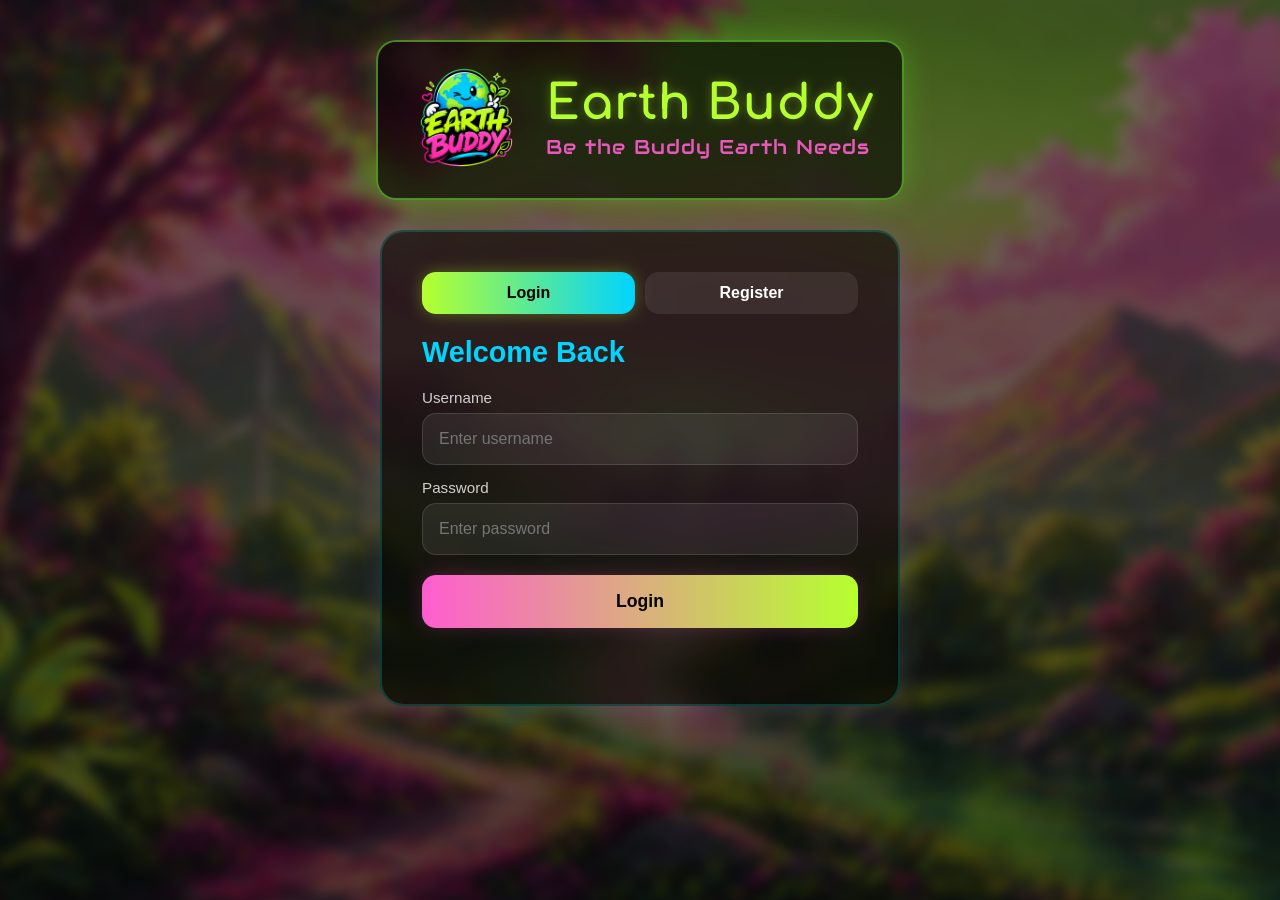
<file: frontend2.0/index.html>
<!DOCTYPE html>
<html lang="en">
<head>
  <meta charset="UTF-8" />
  <meta name="viewport" content="width=device-width, initial-scale=1.0" />
  <title>Earth Buddy | Login</title>
  <link rel="icon" href="images/earth buddy logo2.png" type="image/png" />
  <link href="https://fonts.googleapis.com/css2?family=Comfortaa:wght@400;600;700&display=swap" rel="stylesheet">
  <link href="https://fonts.googleapis.com/css2?family=Audiowide&display=swap" rel="stylesheet">
  <link rel="stylesheet" href="style.css" />
</head>
<body>
  <div class="bg-overlay"></div>

  <main class="container">
    <header class="brand-header">
      <img src="images/earth buddy logo2.png" alt="Earth Buddy Logo" class="logo" />
      <div>
        <h1 class="app-name">Earth Buddy</h1>
        <p class="tagline">Be the Buddy Earth Needs</p>
      </div>
    </header>

    <section class="auth-card">
      <div class="auth-tabs">
        <button class="tab-btn active" id="loginTab">Login</button>
        <button class="tab-btn" id="registerTab">Register</button>
      </div>

      <form id="loginForm" class="auth-form">
        <h2>Welcome Back</h2>
        <div class="input-group">
          <label for="loginUsername">Username</label>
          <input type="text" id="loginUsername" placeholder="Enter username" required />
        </div>

        <div class="input-group">
          <label for="loginPassword">Password</label>
          <input type="password" id="loginPassword" placeholder="Enter password" required />
        </div>

        <button type="submit" class="primary-btn">Login</button>
        <p id="loginMessage" class="message"></p>
      </form>

      <form id="registerForm" class="auth-form hidden">
        <h2>Create Account</h2>

<div class="input-group">
          <label for="registerEmail">Email</label>
          <input type="email" id="registerEmail" placeholder="Enter your email" required />
        </div>

        <div class="input-group">
          <label for="registerName">Name</label>
          <input type="text" id="registerName" placeholder="Enter your name" required />
        </div>

        

        <div class="input-group">
          <label for="registerUsername">Username</label>
          <input type="text" id="registerUsername" placeholder="Choose a username" required />
        </div>

        <div class="input-group">
          <label for="registerPassword">Password</label>
          <input type="password" id="registerPassword" placeholder="Create a password" required />
        </div>

        <button type="submit" class="primary-btn">Register</button>
        <p id="registerMessage" class="message"></p>
      </form>
    </section>
  </main>

  <script src="script.js"></script>
</body>
</html>
</file>
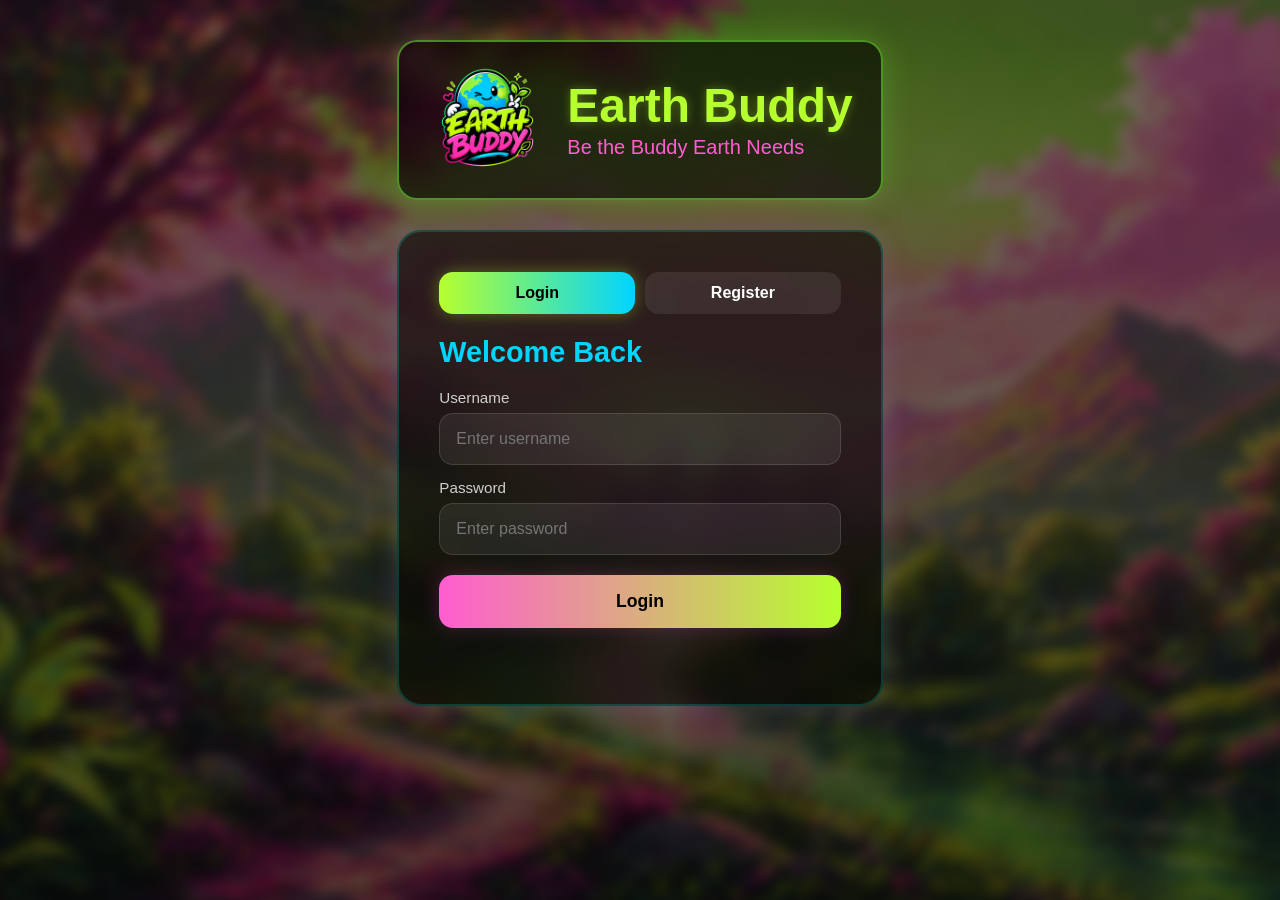
<file: routes/front end/index.html>
<!DOCTYPE html>
<html lang="en">
<head>
  <meta charset="UTF-8" />
  <meta name="viewport" content="width=device-width, initial-scale=1.0" />
  <title>Earth Buddy | Login</title>
  <link rel="stylesheet" href="style.css" />
</head>
<body>
  <div class="bg-overlay"></div>

  <main class="container">
    <header class="brand-header">
      <img src="images/earth buddy logo2.png" alt="Earth Buddy Logo" class="logo" />
      <div>
        <h1>Earth Buddy</h1>
        <p>Be the Buddy Earth Needs</p>
      </div>
    </header>

    <section class="auth-card">
      <div class="auth-tabs">
        <button class="tab-btn active" id="loginTab">Login</button>
        <button class="tab-btn" id="registerTab">Register</button>
      </div>

      <form id="loginForm" class="auth-form">
        <h2>Welcome Back</h2>
        <div class="input-group">
          <label for="loginUsername">Username</label>
          <input type="text" id="loginUsername" placeholder="Enter username" required />
        </div>

        <div class="input-group">
          <label for="loginPassword">Password</label>
          <input type="password" id="loginPassword" placeholder="Enter password" required />
        </div>

        <button type="submit" class="primary-btn">Login</button>
        <p id="loginMessage" class="message"></p>
      </form>

      <form id="registerForm" class="auth-form hidden">
        <h2>Create Account</h2>

<div class="input-group">
          <label for="registerEmail">Email</label>
          <input type="email" id="registerEmail" placeholder="Enter your email" required />
        </div>

        <div class="input-group">
          <label for="registerName">Name</label>
          <input type="text" id="registerName" placeholder="Enter your name" required />
        </div>

        

        <div class="input-group">
          <label for="registerUsername">Username</label>
          <input type="text" id="registerUsername" placeholder="Choose a username" required />
        </div>

        <div class="input-group">
          <label for="registerPassword">Password</label>
          <input type="password" id="registerPassword" placeholder="Create a password" required />
        </div>

        <button type="submit" class="primary-btn">Register</button>
        <p id="registerMessage" class="message"></p>
      </form>
    </section>
  </main>

  <script src="script.js"></script>
</body>
</html>
</file>
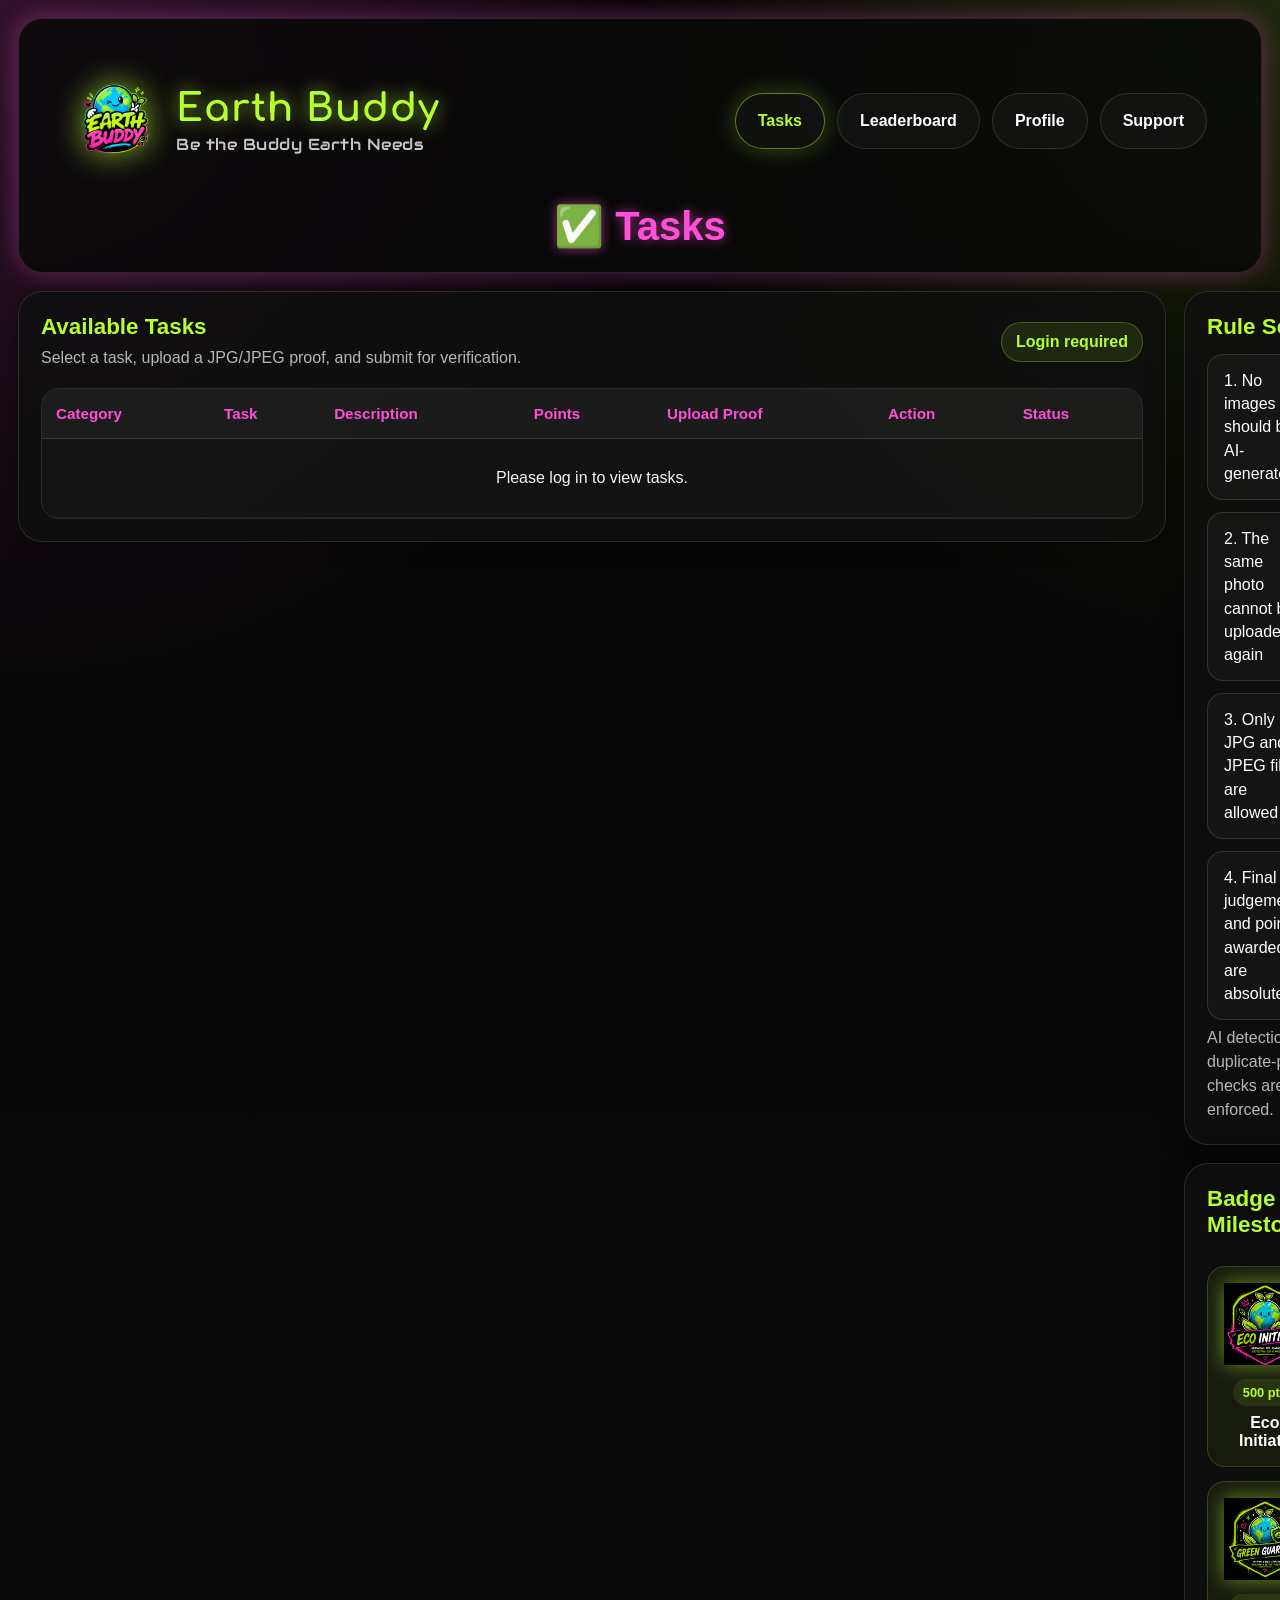
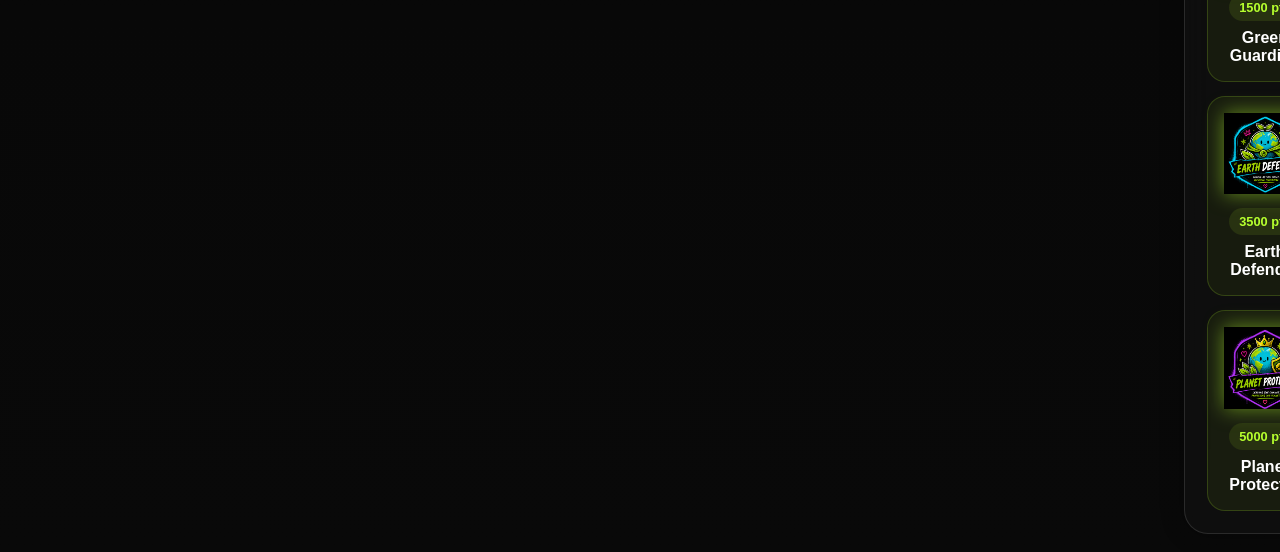
<file: frontend2.0/dashboard.html>
<!DOCTYPE html>
<html lang="en">
<head>
  <meta charset="UTF-8" />
  <meta name="viewport" content="width=device-width, initial-scale=1.0" />
  <title>Earth Buddy | Tasks</title>

  <link href="https://fonts.googleapis.com/css2?family=Comfortaa:wght@400;600;700&display=swap" rel="stylesheet">
  <link href="https://fonts.googleapis.com/css2?family=Audiowide&display=swap" rel="stylesheet">
  <link rel="stylesheet" href="dashboard.css" />
</head>
<body>
  <div class="page-shell">
    <header class="top-header">
      <div class="header-top">
        <div class="brand-section">
          <img src="images/earth buddy logo2.png" class="logo" alt="Earth Buddy Logo" />
          <div class="brand-text">
            <h1 class="app-name">Earth Buddy</h1>
            <p class="tagline">Be the Buddy Earth Needs</p>
          </div>
        </div>

        <nav class="top-nav">
          <a href="dashboard.html" class="active">Tasks</a>
          <a href="leaderboard.html">Leaderboard</a>
          <a href="profile.html">Profile</a>
          <a href="support.html">Support</a>
        </nav>
      </div>

      <div class="header-bottom">
        <h2>✅ Tasks</h2>
      </div>
    </header>

    <main class="dashboard-grid">
      <section class="task-table-card">
        <div class="section-head">
          <div>
            <h3>Available Tasks</h3>
            <p>Select a task, upload a JPG/JPEG proof, and submit for verification.</p>
          </div>
          <div class="small-pill" id="taskCount">0 tasks</div>
        </div>

        <div class="table-wrap">
          <table class="task-table">
            <thead>
              <tr>
                <th>Category</th>
                <th>Task</th>
                <th>Description</th>
                <th>Points</th>
                <th>Upload Proof</th>
                <th>Action</th>
                <th>Status</th>
              </tr>
            </thead>
            <tbody id="tasksBody">
              <tr>
                <td colspan="7" class="loading-cell">Loading tasks...</td>
              </tr>
            </tbody>
          </table>
        </div>
      </section>

      <aside class="side-column">
        <section class="info-card">
          <h3>Rule Set</h3>
          <div class="rule-list">
            <div class="rule-item">1. No images should be AI-generated</div>
            <div class="rule-item">2. The same photo cannot be uploaded again</div>
            <div class="rule-item">3. Only JPG and JPEG files are allowed</div>
            <div class="rule-item">4. Final judgement and points awarded are absolute</div>
          </div>
          <p class="note">
            AI detection and duplicate-photo checks are enforced.
          </p>
        </section>

        <section class="info-card">
          <h3>Badge Milestones</h3>
          <div class="badge-grid">
           <div class="badge-grid">

  <div class="badge-card">
    <img src="images/eco-initiate.png" class="badge-img" />
    <span class="badge-points">500 pts</span>
    <strong>Eco Initiate  </strong>
  </div>

  <div class="badge-card">
    <img src="images/green-guardian.png" class="badge-img" />
    <span class="badge-points">1500 pts</span>
    <strong>Green Guardian</strong>
  </div>

  <div class="badge-card">
    <img src="images/earth-defender.png" class="badge-img" />
    <span class="badge-points">3500 pts</span>
    <strong>Earth Defender</strong>
  </div>

  <div class="badge-card">
    <img src="images/planet-protector.png" class="badge-img" />
    <span class="badge-points">5000 pts</span>
    <strong>Planet Protector</strong>
  </div>

</div>
          </div>
        </section>
      </aside>
    </main>
  </div>

  <script src="dashboard.js"></script>
</body>
</html>
</file>
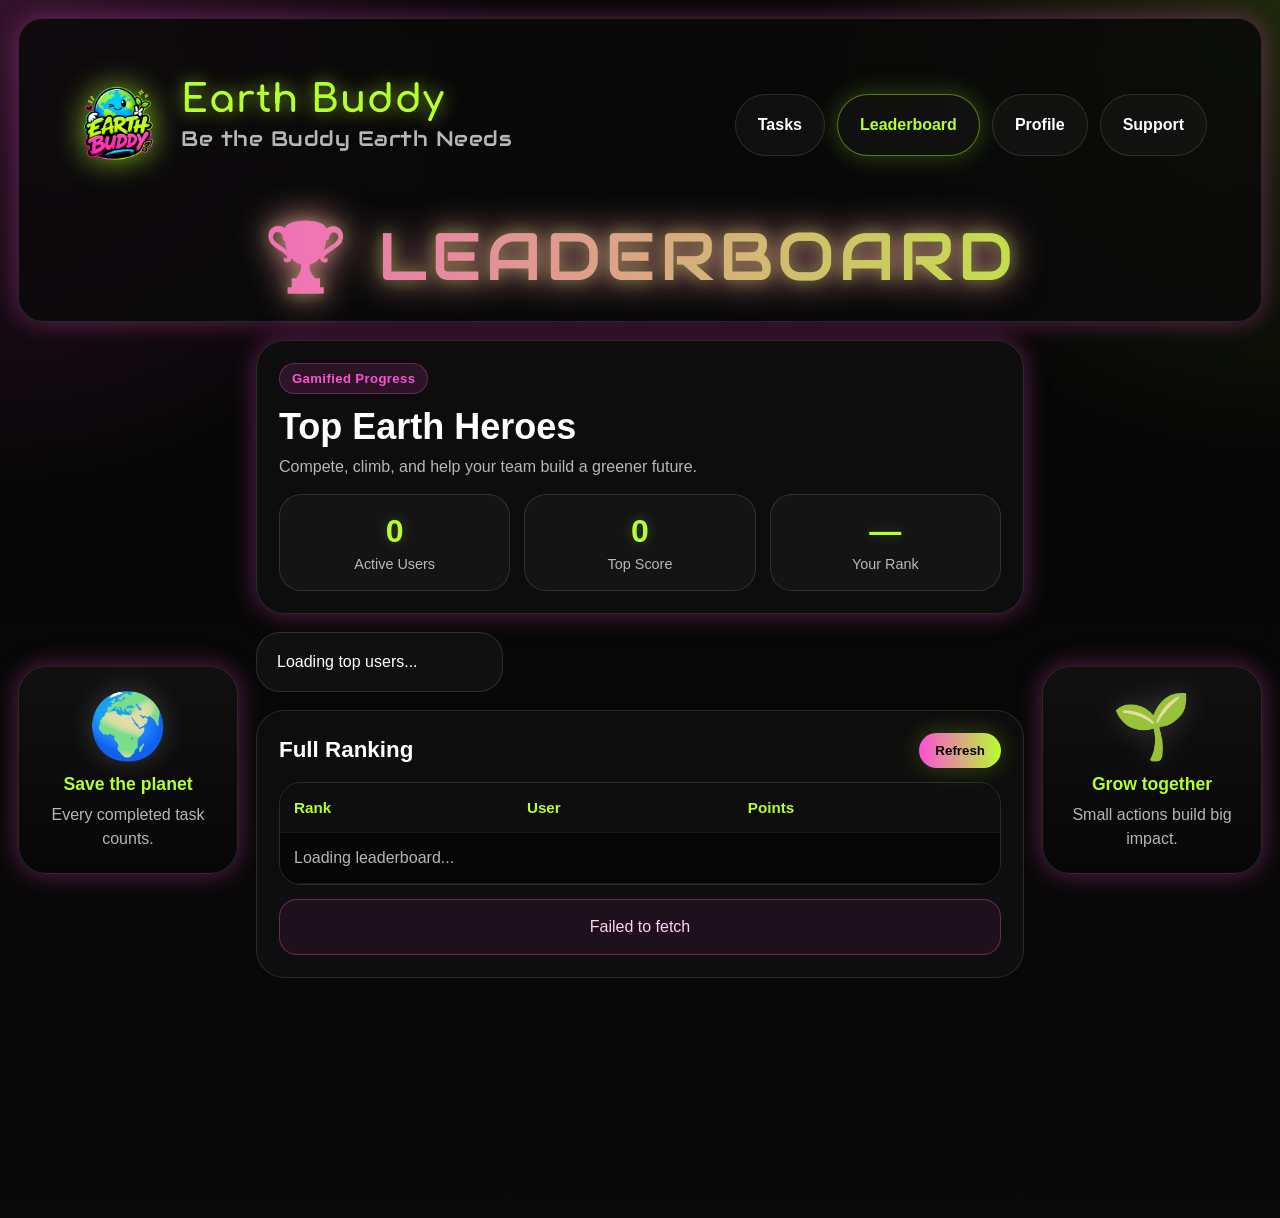
<file: frontend2.0/leaderboard.html>
<!DOCTYPE html>
<html lang="en">
<head>
  <meta charset="UTF-8" />
  <meta name="viewport" content="width=device-width, initial-scale=1.0" />
  <title>Earth Buddy | Leaderboard</title>
  <link rel="icon" href="images/earth buddy logo2.png" type="image/png" />
  <link href="https://fonts.googleapis.com/css2?family=Comfortaa:wght@400;600;700&display=swap" rel="stylesheet">
  <link href="https://fonts.googleapis.com/css2?family=Audiowide&display=swap" rel="stylesheet">
  <link rel="stylesheet" href="leaderboard.css" />
</head>
<body>
  <div class="page-shell">
    <header class="top-header">

  <!-- 🔝 ROW 1 -->
  <div class="header-top">
    <div class="brand-section">
      <img src="images/earth buddy logo2.png" class="logo" />
      <div class="brand-text">
        <h1 class="app-name">Earth Buddy</h1>
        <p class="tagline"> Be the Buddy Earth Needs </p>
      </div>
    </div>

    <nav class="top-nav">
      <a href="tasks.html">Tasks</a>
      <a href="leaderboard.html" class="active">Leaderboard</a>
      <a href="profile.html">Profile</a>
      <a href="support.html">Support</a>
    </nav>
  </div>

  <!-- 🔻 ROW 2 -->
  <div class="header-bottom">
    <h2>🏆 Leaderboard</h2>
  </div>

</header>

    <main class="leaderboard-layout">
      <aside class="side-visual left-visual">
        <div class="earth-card">
          <div class="earth-face">🌍</div>
          <h3>Save the planet</h3>
          <p>Every completed task counts.</p>
        </div>
      </aside>

      <section class="content-area">
        <section class="hero-panel">
          <div class="hero-copy">
            <span class="badge">Gamified Progress</span>
            <h2>Top Earth Heroes</h2>
            <p>Compete, climb, and help your team build a greener future.</p>
          </div>

          <div class="stats-row">
            <div class="stat-box">
              <span id="totalUsers">0</span>
              <label>Active Users</label>
            </div>
            <div class="stat-box">
              <span id="topScore">0</span>
              <label>Top Score</label>
            </div>
            <div class="stat-box">
              <span id="yourRank">—</span>
              <label>Your Rank</label>
            </div>
          </div>
        </section>

        <section class="top-three-section">
          <div class="top-three-grid" id="topThreeCards">
            <div class="loading-card">Loading top users...</div>
          </div>
        </section>

        <section class="table-section">
          <div class="section-heading">
            <h3>Full Ranking</h3>
            <button id="refreshBtn" class="refresh-btn">Refresh</button>
          </div>

          <div class="table-wrap">
            <table class="leaderboard-table">
              <thead>
                <tr>
                  <th>Rank</th>
                  <th>User</th>
                  <th>Points</th>
                </tr>
              </thead>
              <tbody id="leaderboardBody">
                <tr>
                  <td colspan="3" class="loading-row">Loading leaderboard...</td>
                </tr>
              </tbody>
            </table>
          </div>

          <div id="errorBox" class="error-box hidden"></div>
        </section>
      </section>

      <aside class="side-visual right-visual">
        <div class="earth-card">
          <div class="earth-face">🌱</div>
          <h3>Grow together</h3>
          <p>Small actions build big impact.</p>
        </div>
      </aside>
    </main>
  </div>

  <script src="leaderboard.js"></script>
</body>
</html>
</file>
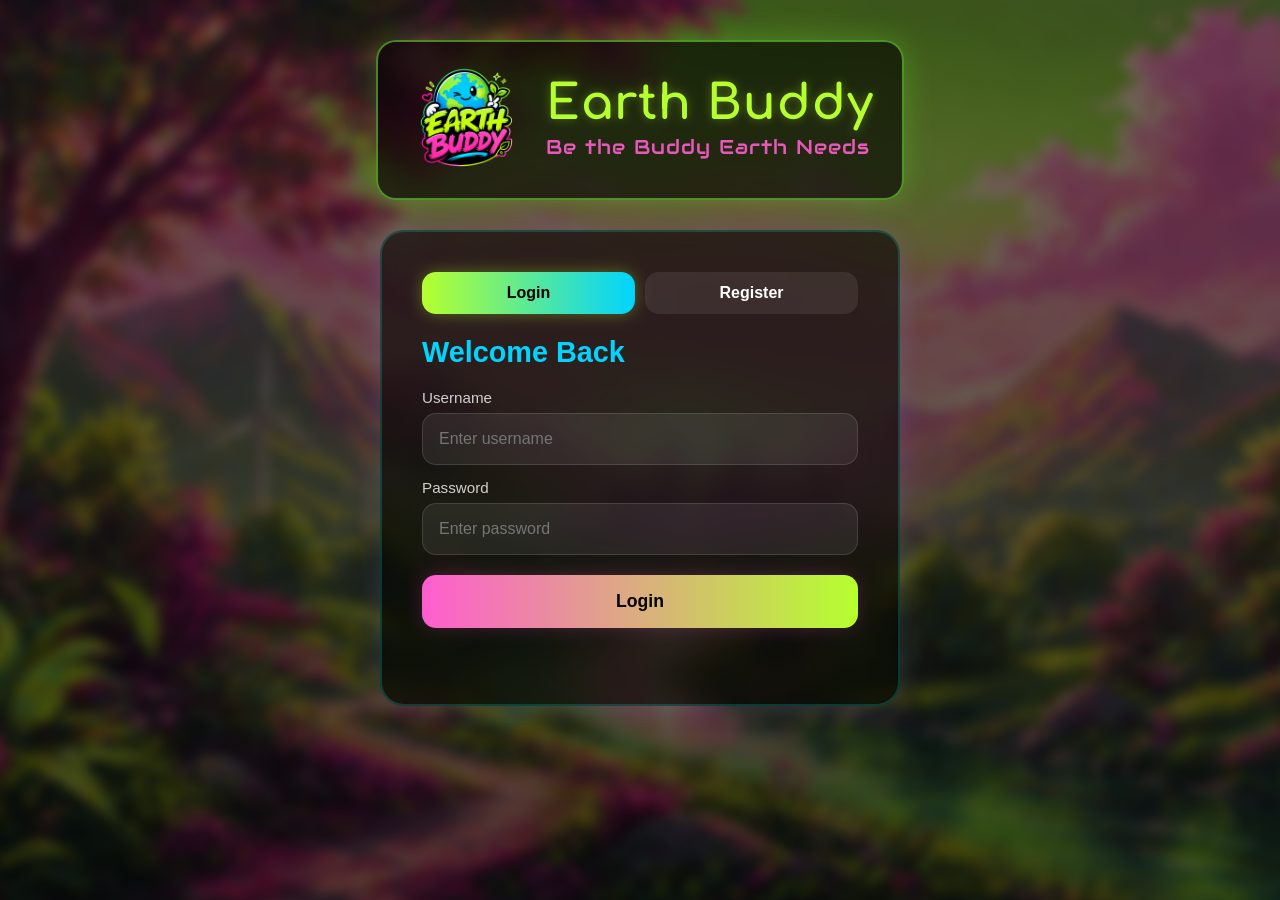
<file: frontend2.0/profile.html>
<!DOCTYPE html>
<html lang="en">
<head>
  <meta charset="UTF-8" />
  <meta name="viewport" content="width=device-width, initial-scale=1.0" />
  <title>Earth Buddy | Profile</title>
  <link rel="icon" href="images/earth buddy logo2.png" type="image/png" />
  <link href="https://fonts.googleapis.com/css2?family=Comfortaa:wght@400;600;700&display=swap" rel="stylesheet">
  <link href="https://fonts.googleapis.com/css2?family=Audiowide&display=swap" rel="stylesheet">
  <link rel="stylesheet" href="profile.css" />
</head>
<body>
  <div class="page-shell">
    <header class="top-header">

  <!-- 🔝 ROW 1 -->
  <div class="header-top">
    <div class="brand-section">
      <img src="images/earth buddy logo2.png" class="logo" />
      <div class="brand-text">
        <h1 class="app-name">Earth Buddy</h1>
        <p class="tagline"> Be the Buddy Earth Needs </p>
      </div>
    </div>

    <nav class="top-nav">
      <a href="tasks.html">Tasks</a>
      <a href="leaderboard.html" >Leaderboard</a>
      <a href="profile.html" class="active">Profile</a>
      <a href="support.html">Support</a>
    </nav>
  </div>

  <!-- 🔻 ROW 2 -->
  <div class="header-bottom">
    <h2> My Profile</h2>
  </div>

</header>

  <!-- PROFILE SECTION -->
  <section class="profile-container">

    <div class="profile-card">
      <h2 id="name"></h2>
      <p id="username"></p>
      <p id="email"></p>

      <div class="stats">
        <div class="stat-box">
          <h3 id="points">0</h3>
          <p>Total Points</p>
        </div>
      </div>
    </div>

    
    <div class="badges-card">
      <h3>🏆 Badges</h3>
      <div id="badgesList"></div>
    </div>


    
    <div class="tasks-card">
      <h3>📜 Completed Tasks</h3>
      <div id="tasksList"></div>
    </div>

    <!-- LOGOUT -->
    <button class="logout-btn" onclick="logout()">Logout</button>

  </section>

  <script src="profile.js"></script>
</body>
</html>
</file>
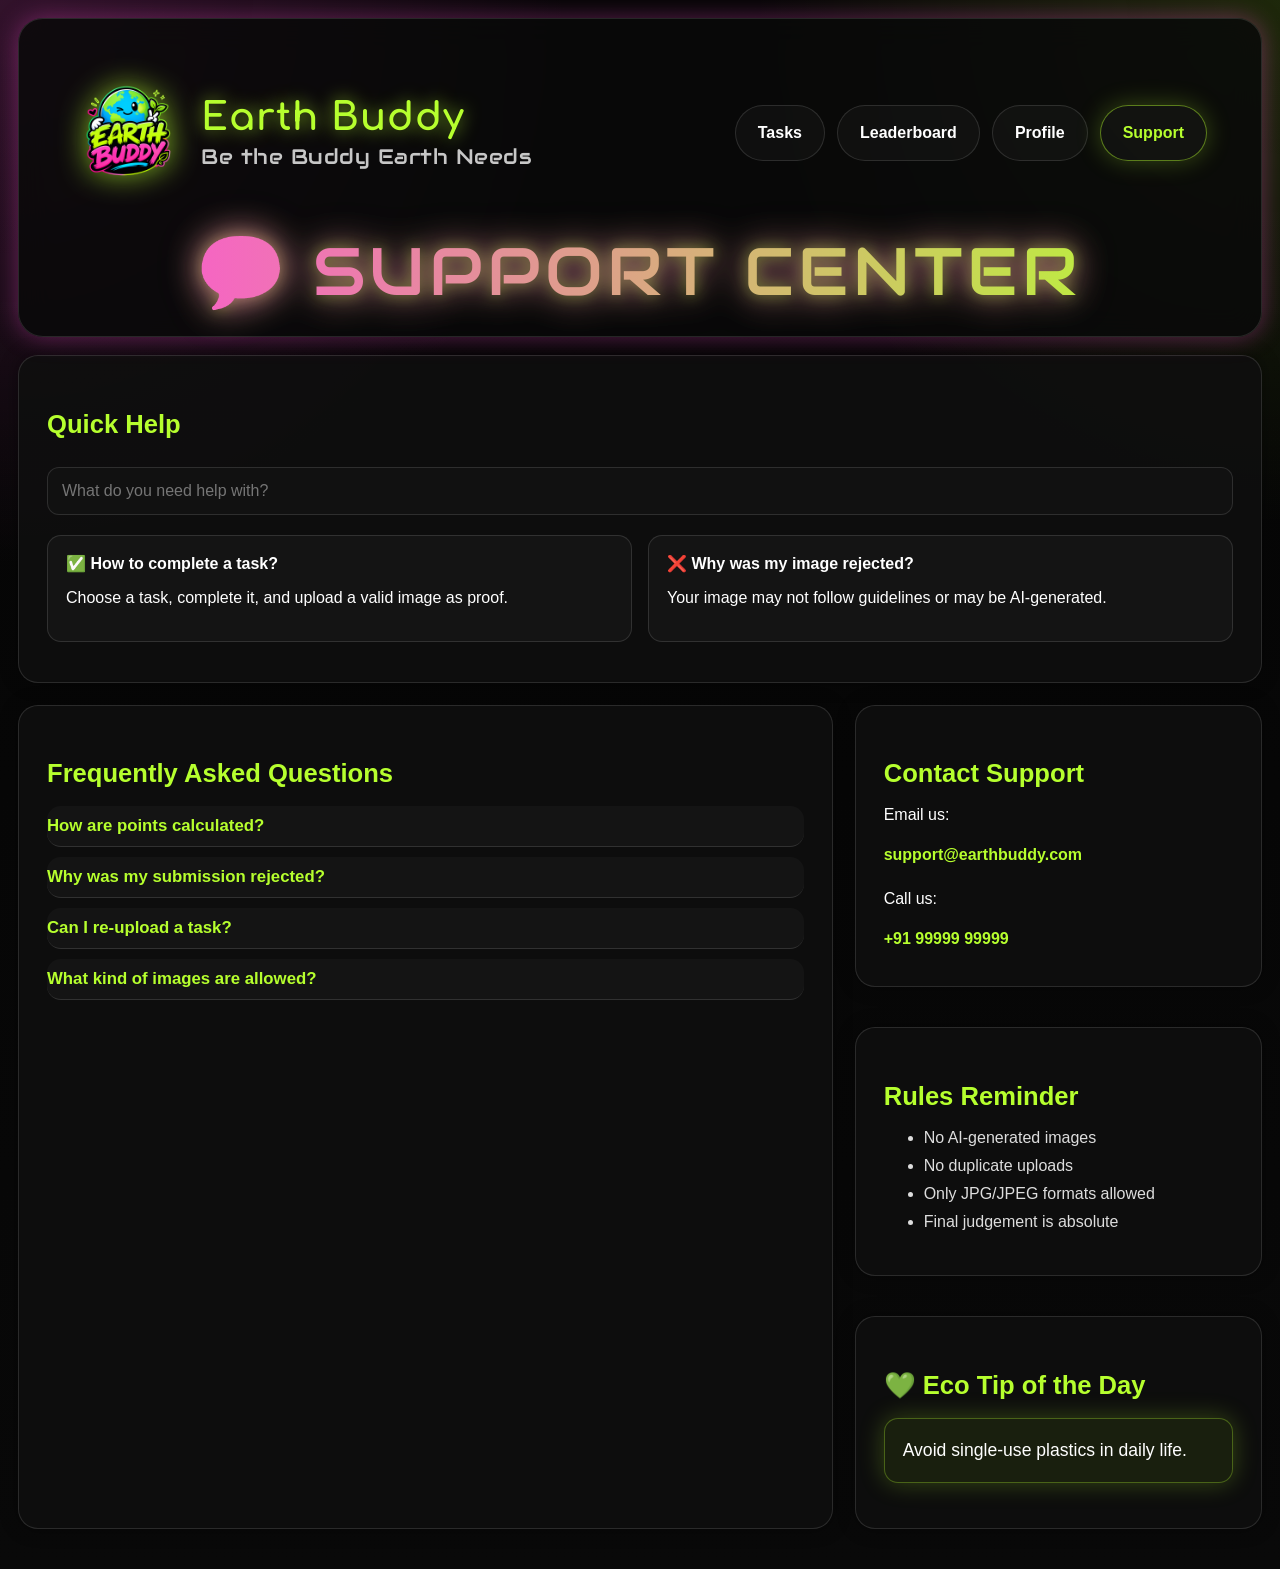
<file: frontend2.0/support.html>
<!DOCTYPE html>
<html lang="en">
<head>
  <meta charset="UTF-8" />
  <meta name="viewport" content="width=device-width, initial-scale=1.0"/>
  <title>Earth Buddy | Support</title>
<link rel="icon" href="images/earth buddy logo2.png" type="image/png" />
  <link href="https://fonts.googleapis.com/css2?family=Comfortaa:wght@400;600;700&display=swap" rel="stylesheet">
  <link href="https://fonts.googleapis.com/css2?family=Audiowide&display=swap" rel="stylesheet">
  <link rel="stylesheet" href="support.css"/>
</head>

<body>
<div class="page-shell">

<!-- HEADER (same as yours) -->
<header class="top-header">
  <div class="header-top">
    <div class="brand-section">
      <img src="images/earth buddy logo2.png" class="logo" />
      <div class="brand-text">
        <h1 class="app-name">Earth Buddy</h1>
        <p class="tagline">Be the Buddy Earth Needs</p>
      </div>
    </div>

    <nav class="top-nav">
      <a href="tasks.html">Tasks</a>
      <a href="leaderboard.html">Leaderboard</a>
      <a href="profile.html">Profile</a>
      <a href="support.html" class="active">Support</a>
    </nav>
  </div>

  <div class="header-bottom">
    <h2>💬 Support Center</h2>
  </div>
</header>

<!-- QUICK HELP -->
<section class="card">
  <h3>Quick Help</h3>

  <input type="text" id="searchHelp" placeholder="What do you need help with?" class="search-box"/>

  <div class="quick-help">

  <div class="help-item">
    <strong>✅ How to complete a task?</strong>
    <p>Choose a task, complete it, and upload a valid image as proof.</p>
  </div>

  <div class="help-item">
    <strong>❌ Why was my image rejected?</strong>
    <p>Your image may not follow guidelines or may be AI-generated.</p>
  </div>

</div>
</section>

<!-- MAIN GRID -->
<div class="support-grid">

  <!-- FAQ -->
  <section class="card">
    <h3>Frequently Asked Questions</h3>

    <div class="faq-item">
      <div class="faq-question">How are points calculated?</div>
      <div class="faq-answer">Points are awarded based on the predefined task values and are automatically added to your profile upon verification.</div>
    </div>

    <div class="faq-item">
      <div class="faq-question">Why was my submission rejected?</div>
      <div class="faq-answer">Submissions may be rejected if the image appears AI-generated or does not match the selected task category.</div>
    </div>

    <div class="faq-item">
      <div class="faq-question">Can I re-upload a task?</div>
      <div class="faq-answer">Yes, you can re-upload a task with valid proof if your previous submission was rejected.</div>
    </div>

    <div class="faq-item">
      <div class="faq-question">What kind of images are allowed?</div>
      <div class="faq-answer">Only JPG and JPEG image formats are accepted.</div>
    </div>

  </section>

  <!-- SIDE COLUMN -->
  <div class="side-column">

    <!-- CONTACT -->
    <section class="card">
      <h3>Contact Support</h3>

      <p>Email us:</p>
      <a href="mailto:support@earthbuddy.com" class="link">support@earthbuddy.com</a>

      <p>Call us:</p>
      <a href="tel:+919999999999" class="link">+91 99999 99999</a>
    </section>

    <!-- RULES -->
    <section class="card">
      <h3>Rules Reminder</h3>
      <ul class="rules">
        <li>No AI-generated images</li>
        <li>No duplicate uploads</li>
        <li>Only JPG/JPEG formats allowed</li>
        <li>Final judgement is absolute</li>
      </ul>
    </section>

    <!-- ECO TIP -->
    <section class="card">
      <h3>💚 Eco Tip of the Day</h3>
      <p id="ecoTip">Loading tip...</p>
    </section>

  </div>

</div>

</div>

<script src="support.js"></script>
</body>
</html>
</file>
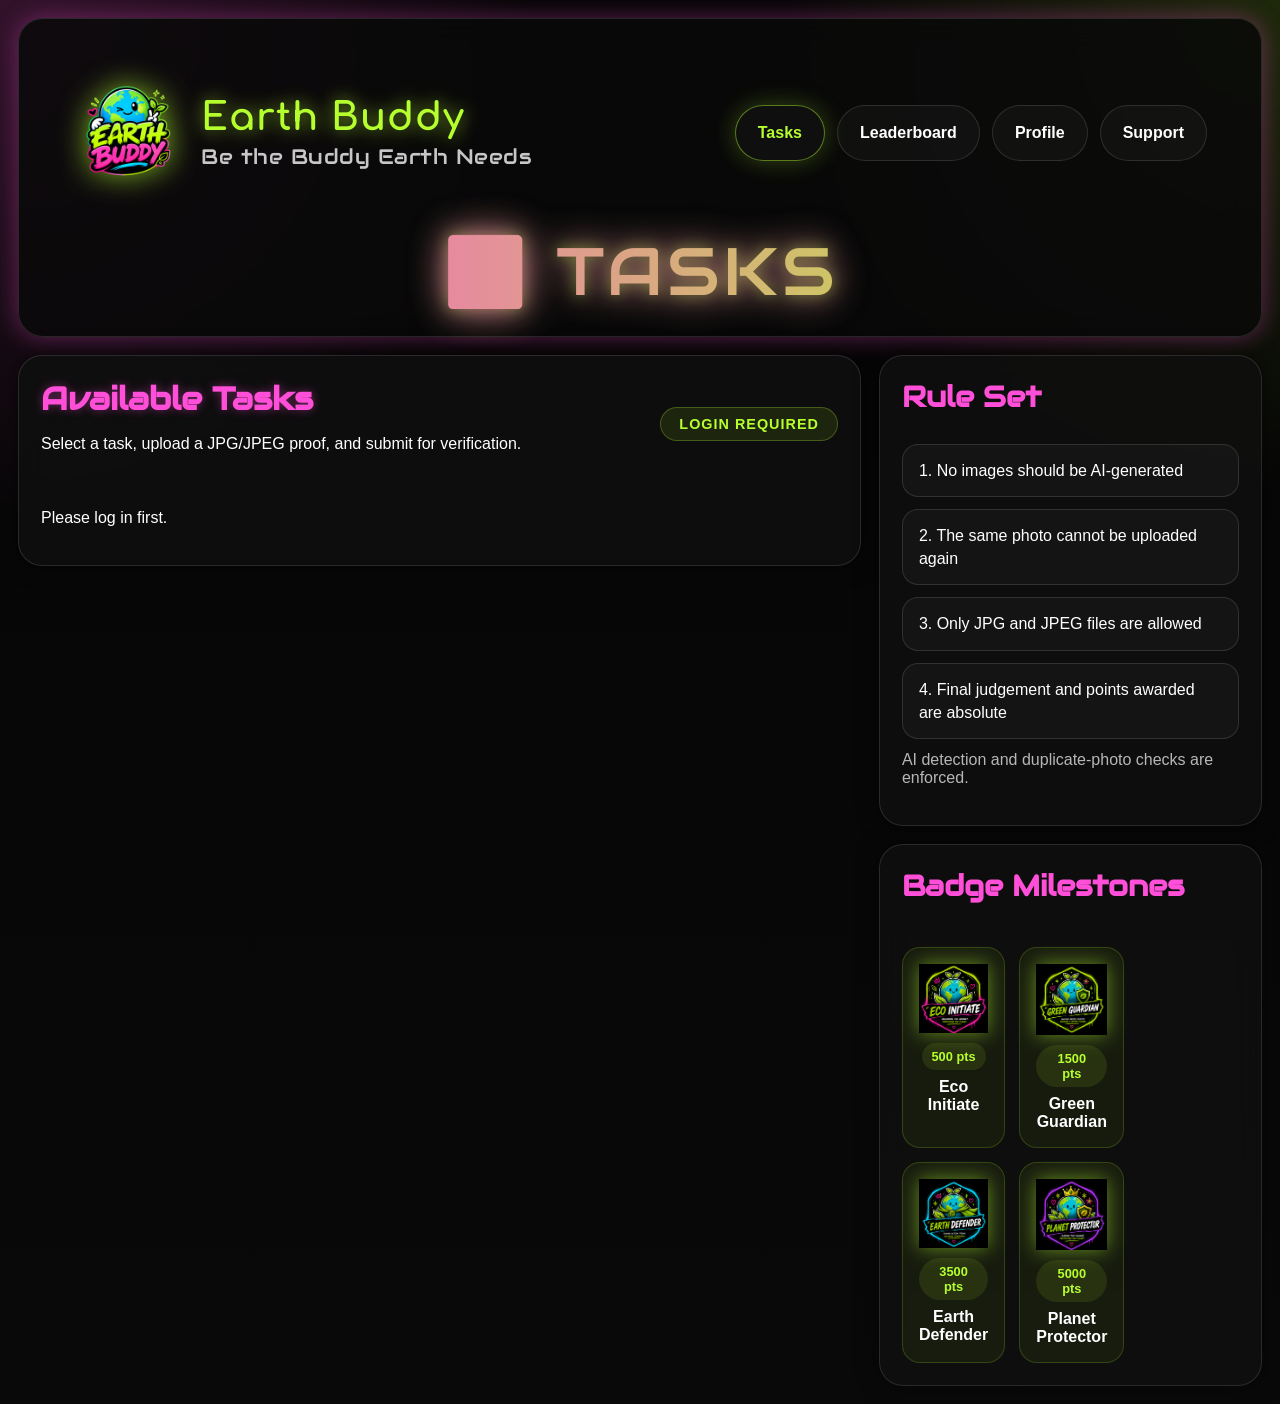
<file: frontend2.0/tasks.html>
<!DOCTYPE html>
<html lang="en">
<head>
  <meta charset="UTF-8" />
  <meta name="viewport" content="width=device-width, initial-scale=1.0" />
  <title>Earth Buddy | Tasks</title>
  <link rel="icon" href="images/earth buddy logo2.png" type="image/png" />
  <link href="https://fonts.googleapis.com/css2?family=Comfortaa:wght@400;600;700&display=swap" rel="stylesheet">
  <link href="https://fonts.googleapis.com/css2?family=Audiowide&display=swap" rel="stylesheet">
  <link rel="stylesheet" href="tasks.css" />
</head>
<body>
  <div class="page-shell">
    <header class="top-header">
      <div class="header-top">
        <div class="brand-section">
          <img src="images/earth buddy logo2.png" class="logo" alt="Earth Buddy Logo" />
          <div class="brand-text">
            <h1 class="app-name">Earth Buddy</h1>
            <p class="tagline">Be the Buddy Earth Needs</p>
          </div>
        </div>

        <nav class="top-nav">
          <a href="tasks.html" class="active">Tasks</a>
          <a href="leaderboard.html">Leaderboard</a>
          <a href="profile.html">Profile</a>
          <a href="support.html">Support</a>
        </nav>
      </div>

      <div class="header-bottom">
        <h2>✅ Tasks</h2>
      </div>
    </header>

    <main class="dashboard-grid">
      <section class="task-table-card">
        <div class="section-head">
          <div>
            <h3>Available Tasks</h3>
            <p>Select a task, upload a JPG/JPEG proof, and submit for verification.</p>
          </div>
          <div class="small-pill" id="taskCount">0 tasks</div>
        </div>
          <div class="tasks-grid" id="tasksGrid">
    <!-- Cards will be injected by tasks.js -->
  </div>
       
      </section>

      <aside class="side-column">
        <section class="info-card">
          <h3>Rule Set</h3>
          <div class="rule-list">
            <div class="rule-item">1. No images should be AI-generated</div>
            <div class="rule-item">2. The same photo cannot be uploaded again</div>
            <div class="rule-item">3. Only JPG and JPEG files are allowed</div>
            <div class="rule-item">4. Final judgement and points awarded are absolute</div>
          </div>
          <p class="note">
            AI detection and duplicate-photo checks are enforced.
          </p>
        </section>

        <section class="info-card">
          <h3>Badge Milestones</h3>
          <div class="badge-grid">
           <div class="badge-grid">

  <div class="badge-card">
    <img src="images/eco-initiate.png" class="badge-img" />
    <span class="badge-points">500 pts</span>
    <strong>Eco Initiate  </strong>
  </div>

  <div class="badge-card">
    <img src="images/green-guardian.png" class="badge-img" />
    <span class="badge-points">1500 pts</span>
    <strong>Green Guardian</strong>
  </div>

  <div class="badge-card">
    <img src="images/earth-defender.png" class="badge-img" />
    <span class="badge-points">3500 pts</span>
    <strong>Earth Defender</strong>
  </div>

  <div class="badge-card">
    <img src="images/planet-protector.png" class="badge-img" />
    <span class="badge-points">5000 pts</span>
    <strong>Planet Protector</strong>
  </div>

</div>
          </div>
        </section>
      </aside>
    </main>
  </div>

  <script src="tasks.js"></script>
</body>
</html>
</file>
<file: frontend2.0/style.css>
* {
  margin: 0;
  padding: 0;
  box-sizing: border-box;
  font-family: Arial, Helvetica, sans-serif;
}

body {
  min-height: 100vh;
  overflow-x: hidden;
  color: white;
  background: #000;
  display: flex;
  justify-content: center;
}


.bg-overlay {
  position: fixed;
  inset: 0;
  background:
    linear-gradient(rgba(0,0,0,0.55), rgba(0,0,0,0.65)),
    url("images/earth-bg.png") center/cover no-repeat;
  filter: blur(6px);
  transform: scale(1.05);
  z-index: -2;
}

.container {
  
  min-height: 100vh;
  display: flex;
  flex-direction: column;
  align-items: center;
  justify-content: flex-start; /* 👈 pushes content to top */
  padding-top: 40px;
  gap: 30px;

}

.brand-header {
  display: flex;
  align-items: center;
 gap: 20px;
 width: 100%;
  max-width: 900px;
  justify-content: center;
  padding: 18px 28px;
  border-radius: 20px;
  background: rgba(0, 0, 0, 0.6);
  backdrop-filter: blur(12px);
  border: 2px solid rgba(125, 255, 60, 0.5);
  box-shadow: 0 0 30px rgba(125, 255, 60, 0.25);
}

.logo {
  width: 120px;
  height: 120px;
  
}

.brand-header h1 {
  font-size: 3rem;
  line-height: 1;
  color: #b6ff2e;
  text-shadow: 0 0 10px rgba(182, 255, 46, 0.35);
}
.app-name {
  font-family: 'Comfortaa', sans-serif;
  font-weight: 700;
  font-size: 2.8rem;
  letter-spacing: 1px;
  color: #b6ff2e; /* eco neon green */
}

.tagline {
  font-family: 'Audiowide', sans-serif;
  font-size: 1rem;
  letter-spacing: 1px;
  color: #dcdcdc;
  opacity: 0.9;
}

.brand-header p {
  margin-top: 6px;
  font-size: 1.25rem;
  color: #ff5dcf;
}

.auth-card {
  width: 100%;
  max-width: 520px;
  padding: 40px;
  border-radius: 24px;
  background: rgba(0, 0, 0, 0.58);
  backdrop-filter: blur(14px);
  border: 2px solid rgba(0, 255, 255, 0.18);
  box-shadow:
    0 0 30px rgba(255, 64, 192, 0.12),
    0 0 30px rgba(0, 240, 255, 0.10);
}

.auth-tabs {
  display: flex;
  gap: 10px;
  margin-bottom: 22px;
}

.tab-btn {
  flex: 1;
  padding: 12px;
  border: none;
  border-radius: 14px;
  cursor: pointer;
  font-size: 1rem;
  font-weight: 700;
  color: white;
  background: rgba(255, 255, 255, 0.08);
  transition: 0.25s ease;
}

.tab-btn.active {
  background: linear-gradient(90deg, #b6ff2e, #00d4ff);
  color: #000;
  box-shadow: 0 0 16px rgba(182, 255, 46, 0.35);
}

.auth-form {
  display: flex;
  flex-direction: column;
  gap: 14px;
}

.auth-form h2 {
  margin-bottom: 6px;
  font-size: 1.8rem;
  color: #00d4ff;
}

.input-group {
  display: flex;
  flex-direction: column;
  gap: 7px;
}

.input-group label {
  font-size: 0.95rem;
  color: #cfcfcf;
}

.input-group input {
  padding: 16px;
font-size: 1rem;
  border-radius: 14px;
  border: 1px solid rgba(255, 255, 255, 0.12);
  outline: none;
  background: rgba(255, 255, 255, 0.07);
  color: white;
  transition: 0.2s ease;
}

.input-group input:focus {
  border-color: #b6ff2e;
  box-shadow: 0 0 0 3px rgba(182, 255, 46, 0.15);
}

.primary-btn {
  margin-top: 6px;
  padding: 16px;
  border: none;
  border-radius: 14px;
  cursor: pointer;
  font-size: 1.1rem;
  font-weight: 800;
  color: #000;
  background: linear-gradient(90deg, #ff5dcf, #b6ff2e);
  transition: transform 0.2s ease, box-shadow 0.2s ease;
  box-shadow: 0 0 18px rgba(255, 93, 207, 0.2);
}

.primary-btn:hover {
  transform: translateY(-2px);
  box-shadow: 0 0 22px rgba(182, 255, 46, 0.22);
}

.message {
  min-height: 20px;
  font-size: 0.95rem;
  margin-top: 2px;
  color: #fff;
}

.hidden {
  display: none;
}

@media (max-width: 500px) {
  .auth-card {
    padding: 20px;
  }

  .brand-header {
    width: 100%;
    justify-content: center;
    text-align: center;
    flex-direction: column;
  }

  .brand-header h1 {
    font-size: 1.9rem;
  }
}
</file>
<file: routes/front end/style.css>
* {
  margin: 0;
  padding: 0;
  box-sizing: border-box;
  font-family: Arial, Helvetica, sans-serif;
}

body {
  min-height: 100vh;
  overflow-x: hidden;
  color: white;
  background: #000;
  display: flex;
  justify-content: center;
}

/* Blurred nature/earth background */
.bg-overlay {
  position: fixed;
  inset: 0;
  background:
    linear-gradient(rgba(0,0,0,0.55), rgba(0,0,0,0.65)),
    url("images/earth-bg.png") center/cover no-repeat;
  filter: blur(6px);
  transform: scale(1.05);
  z-index: -2;
}

.container {
  
  min-height: 100vh;
  display: flex;
  flex-direction: column;
  align-items: center;
  justify-content: flex-start; /* 👈 pushes content to top */
  padding-top: 40px;
  gap: 30px;

}

.brand-header {
  display: flex;
  align-items: center;
 gap: 20px;
 width: 100%;
  max-width: 900px;
  justify-content: center;
  padding: 18px 28px;
  border-radius: 20px;
  background: rgba(0, 0, 0, 0.6);
  backdrop-filter: blur(12px);
  border: 2px solid rgba(125, 255, 60, 0.5);
  box-shadow: 0 0 30px rgba(125, 255, 60, 0.25);
}

.logo {
  width: 120px;
  height: 120px;
  
}

.brand-header h1 {
  font-size: 3rem;
  line-height: 1;
  color: #b6ff2e;
  text-shadow: 0 0 10px rgba(182, 255, 46, 0.35);
}

.brand-header p {
  margin-top: 6px;
  font-size: 1.25rem;
  color: #ff5dcf;
}

.auth-card {
  width: 100%;
  max-width: 520px;
  padding: 40px;
  border-radius: 24px;
  background: rgba(0, 0, 0, 0.58);
  backdrop-filter: blur(14px);
  border: 2px solid rgba(0, 255, 255, 0.18);
  box-shadow:
    0 0 30px rgba(255, 64, 192, 0.12),
    0 0 30px rgba(0, 240, 255, 0.10);
}

.auth-tabs {
  display: flex;
  gap: 10px;
  margin-bottom: 22px;
}

.tab-btn {
  flex: 1;
  padding: 12px;
  border: none;
  border-radius: 14px;
  cursor: pointer;
  font-size: 1rem;
  font-weight: 700;
  color: white;
  background: rgba(255, 255, 255, 0.08);
  transition: 0.25s ease;
}

.tab-btn.active {
  background: linear-gradient(90deg, #b6ff2e, #00d4ff);
  color: #000;
  box-shadow: 0 0 16px rgba(182, 255, 46, 0.35);
}

.auth-form {
  display: flex;
  flex-direction: column;
  gap: 14px;
}

.auth-form h2 {
  margin-bottom: 6px;
  font-size: 1.8rem;
  color: #00d4ff;
}

.input-group {
  display: flex;
  flex-direction: column;
  gap: 7px;
}

.input-group label {
  font-size: 0.95rem;
  color: #cfcfcf;
}

.input-group input {
  padding: 16px;
font-size: 1rem;
  border-radius: 14px;
  border: 1px solid rgba(255, 255, 255, 0.12);
  outline: none;
  background: rgba(255, 255, 255, 0.07);
  color: white;
  transition: 0.2s ease;
}

.input-group input:focus {
  border-color: #b6ff2e;
  box-shadow: 0 0 0 3px rgba(182, 255, 46, 0.15);
}

.primary-btn {
  margin-top: 6px;
  padding: 16px;
  border: none;
  border-radius: 14px;
  cursor: pointer;
  font-size: 1.1rem;
  font-weight: 800;
  color: #000;
  background: linear-gradient(90deg, #ff5dcf, #b6ff2e);
  transition: transform 0.2s ease, box-shadow 0.2s ease;
  box-shadow: 0 0 18px rgba(255, 93, 207, 0.2);
}

.primary-btn:hover {
  transform: translateY(-2px);
  box-shadow: 0 0 22px rgba(182, 255, 46, 0.22);
}

.message {
  min-height: 20px;
  font-size: 0.95rem;
  margin-top: 2px;
  color: #fff;
}

.hidden {
  display: none;
}

@media (max-width: 500px) {
  .auth-card {
    padding: 20px;
  }

  .brand-header {
    width: 100%;
    justify-content: center;
    text-align: center;
    flex-direction: column;
  }

  .brand-header h1 {
    font-size: 1.9rem;
  }
}
</file>
<file: frontend2.0/dashboard.css>
:root {
  --bg: #070707;
  --panel: rgba(15, 15, 15, 0.88);
  --panel-strong: #111111;
  --text: #ffffff;
  --muted: rgba(255, 255, 255, 0.7);
  --pink: #ff4fd8;
  --green: #b6ff2e;
  --line: rgba(255, 255, 255, 0.12);
  --shadow-pink: 0 0 24px rgba(255, 79, 216, 0.35);
  --shadow-green: 0 0 24px rgba(182, 255, 46, 0.25);
}

* {
  box-sizing: border-box;
}

html, body {
  margin: 0;
  padding: 0;
  min-height: 100%;
  background:
    radial-gradient(circle at top left, rgba(255, 79, 216, 0.18), transparent 28%),
    radial-gradient(circle at top right, rgba(182, 255, 46, 0.14), transparent 26%),
    linear-gradient(180deg, #050505 0%, #090909 100%);
  color: var(--text);
  font-family: Inter, Arial, Helvetica, sans-serif;
}

a {
  color: inherit;
  text-decoration: none;
}

.page-shell {
  width: 100%;
  min-height: 100vh;
  padding: 18px;
}

.top-header {
  padding: 22px 32px;
  margin-bottom: 18px;
  border-radius: 25px;
  border: 1px solid var(--line);
  background: rgba(10, 10, 10, 0.85);
  backdrop-filter: blur(15px);
  box-shadow: var(--shadow-pink);
}

.header-top {
  display: flex;
  margin-top: 15px;
  padding: 22px 22px;
  justify-content: space-between;
  align-items: center;
  gap: 20px;
  flex-wrap: wrap;
}

.brand-section {
  display: flex;
  align-items: center;
  gap: 18px;
  min-width: 260px;
}

.logo {
  width: 85px;
  height: 85px;
  object-fit: contain;
  filter: drop-shadow(0 0 15px rgba(182, 255, 46, 0.7));
}

.app-name {
  margin: 0;
  font-family: 'Comfortaa', sans-serif;
  font-weight: 700;
  font-size: 2.4rem;
  letter-spacing: 1px;
  color: var(--green);
  text-shadow: 0 0 18px rgba(182, 255, 46, 0.7);
}

.tagline {
  margin: 4px 0 0;
  font-family: 'Audiowide', sans-serif;
  font-size: 1rem;
  letter-spacing: 0.5px;
  color: #dcdcdc;
  opacity: 0.9;
}

.top-nav {
  display: flex;
  gap: 12px;
  flex-wrap: wrap;
  justify-content: flex-end;
}

.top-nav a {
  padding: 18px 22px;
  border-radius: 999px;
  border: 1px solid var(--line);
  background: rgba(255, 255, 255, 0.03);
  transition: 0.25s ease;
  font-weight: 600;
}

.top-nav a:hover,
.top-nav a.active {
  border-color: rgba(182, 255, 46, 0.45);
  box-shadow: var(--shadow-green);
  color: var(--green);
}

.header-bottom {
  text-align: center;
  margin-top: 18px;
}

.header-bottom h2 {
  font-size: 2.5rem;
  color: var(--pink);
  text-shadow: 0 0 12px rgba(255, 79, 216, 0.6);
  margin: 0;
}

.dashboard-grid {
  display: grid;
  grid-template-columns: 2.2fr 1fr;
  gap: 18px;
  align-items: start;
}

.task-table-card,
.info-card {
  background: var(--panel);
  border: 1px solid var(--line);
  border-radius: 24px;
  padding: 22px;
  backdrop-filter: blur(15px);
  box-shadow: 0 0 22px rgba(0, 0, 0, 0.35);
}

.section-head {
  display: flex;
  justify-content: space-between;
  gap: 16px;
  align-items: center;
  margin-bottom: 18px;
}

.section-head h3,
.info-card h3 {
  margin: 0;
  font-size: 1.4rem;
  color: var(--green);
}

.section-head p,
.note {
  margin: 6px 0 0;
  color: var(--muted);
  line-height: 1.5;
}

.small-pill {
  padding: 10px 14px;
  border-radius: 999px;
  background: rgba(182, 255, 46, 0.1);
  color: var(--green);
  border: 1px solid rgba(182, 255, 46, 0.25);
  font-weight: 700;
  white-space: nowrap;
}

.table-wrap {
  overflow-x: auto;
  border-radius: 18px;
  border: 1px solid var(--line);
}

.task-table {
  width: 100%;
  border-collapse: collapse;
  min-width: 1100px;
  background: rgba(255, 255, 255, 0.02);
}

.task-table thead th {
  text-align: left;
  padding: 16px 14px;
  background: rgba(255, 255, 255, 0.04);
  color: var(--pink);
  font-size: 0.95rem;
  border-bottom: 1px solid var(--line);
}

.task-table tbody td {
  padding: 16px 14px;
  border-bottom: 1px solid rgba(255, 255, 255, 0.06);
  vertical-align: top;
  color: #f4f4f4;
}

.task-table tbody tr:hover {
  background: rgba(255, 255, 255, 0.03);
}

.loading-cell {
  text-align: center;
  padding: 30px 14px !important;
  color: var(--muted);
}

.category-chip,
.points-chip,
.status-chip {
  display: inline-flex;
  align-items: center;
  justify-content: center;
  padding: 8px 12px;
  border-radius: 999px;
  font-size: 0.85rem;
  font-weight: 700;
}

.category-chip {
  background: rgba(255, 79, 216, 0.12);
  border: 1px solid rgba(255, 79, 216, 0.28);
  color: #ff8fe6;
}

.points-chip {
  background: rgba(182, 255, 46, 0.1);
  border: 1px solid rgba(182, 255, 46, 0.25);
  color: var(--green);
}

.status-chip.pending {
  background: rgba(255, 255, 255, 0.06);
  color: #ddd;
  border: 1px solid rgba(255, 255, 255, 0.12);
}

.status-chip.success {
  background: rgba(182, 255, 46, 0.12);
  color: var(--green);
  border: 1px solid rgba(182, 255, 46, 0.25);
}

.status-chip.error {
  background: rgba(255, 79, 216, 0.12);
  color: #ff9adf;
  border: 1px solid rgba(255, 79, 216, 0.25);
}

.upload-stack {
  display: flex;
  flex-direction: column;
  gap: 8px;
}

.file-name {
  color: var(--muted);
  font-size: 0.9rem;
  word-break: break-word;
}

.action-btn,
.ghost-btn {
  border: none;
  cursor: pointer;
  transition: 0.2s ease;
  font-weight: 700;
  border-radius: 12px;
  padding: 10px 14px;
}

.ghost-btn {
  background: rgba(255, 255, 255, 0.06);
  color: #fff;
  border: 1px solid var(--line);
}

.ghost-btn:hover {
  border-color: rgba(182, 255, 46, 0.4);
  color: var(--green);
}

.action-btn {
  background: linear-gradient(135deg, var(--pink), #b16bff);
  color: #fff;
  box-shadow: var(--shadow-pink);
}

.action-btn:hover {
  transform: translateY(-1px);
}

.action-btn:disabled {
  opacity: 0.5;
  cursor: not-allowed;
  box-shadow: none;
  transform: none;
}

.side-column {
  display: flex;
  flex-direction: column;
  gap: 18px;
}

.rule-list {
  display: flex;
  flex-direction: column;
  gap: 12px;
  margin-top: 14px;
}

.rule-item {
  padding: 14px 16px;
  border-radius: 16px;
  background: rgba(255, 255, 255, 0.03);
  border: 1px solid var(--line);
  line-height: 1.45;
}

.badge-grid {
  display: grid;
  grid-template-columns: 1fr 1fr;
  gap: 14px;
  margin-top: 14px;
  display: flex;
  flex-direction:column;
  align-items: center;
  text-align: center;
  transition: 0.3s ease;
}


.badge-card {
  padding: 16px;
  border-radius: 18px;
  background: rgba(182, 255, 46, 0.06);
  border: 1px solid rgba(182, 255, 46, 0.18);
}

.badge-points {
  display: inline-block;
  margin-bottom: 8px;
  padding: 6px 10px;
  border-radius: 999px;
  background: rgba(182, 255, 46, 0.1);
  color: var(--green);
  font-size: 0.8rem;
  font-weight: 700;
}

.badge-card:hover {
  transform: translateY(-5px) scale(1.02);
  box-shadow: 0 0 20px rgba(182, 255, 46, 0.3);
}

.badge-img {
  width: 100%;
  max-width: 140px;
  margin-bottom: 10px;
  filter: drop-shadow(0 0 10px rgba(182, 255, 46, 0.5));
  transition: 0.3s ease;
}

.badge-card:hover .badge-img {
  transform: scale(1.08);
}

@media (max-width: 1100px) {
  .dashboard-grid {
    grid-template-columns: 1fr;
  }

  .task-table {
    min-width: 980px;
  }
}

@media (max-width: 700px) {
  .top-header {
    padding: 18px;
  }

  .header-top {
    padding: 0;
  }

  .app-name {
    font-size: 2rem;
  }

  .header-bottom h2 {
    font-size: 2rem;
  }
}
</file>
<file: frontend2.0/leaderboard.css>
:root {
  --bg: #070707;
  --panel: rgba(15, 15, 15, 0.88);
  --panel-strong: #111111;
  --text: #ffffff;
  --muted: rgba(255, 255, 255, 0.7);
  --pink: #ff4fd8;
  --green: #b6ff2e;
  --line: rgba(255, 255, 255, 0.12);
  --shadow-pink: 0 0 24px rgba(255, 79, 216, 0.35);
  --shadow-green: 0 0 24px rgba(182, 255, 46, 0.25);
}

* {
  box-sizing: border-box;
}

html, body {
  margin: 0;
  padding: 0;
  min-height: 100%;
  background:
    radial-gradient(circle at top left, rgba(255, 79, 216, 0.18), transparent 28%),
    radial-gradient(circle at top right, rgba(182, 255, 46, 0.14), transparent 26%),
    linear-gradient(180deg, #050505 0%, #090909 100%);
  color: var(--text);
  font-family: Inter, Arial, Helvetica, sans-serif;
}

a {
  color: inherit;
  text-decoration: none;
}

.app-name {
  font-family: 'Comfortaa', sans-serif;
  font-weight: 700;
  font-size: 2.8rem;
  letter-spacing: 1px;
  color: #b6ff2e; /* eco neon green */
}

.tagline {
  font-family: 'Audiowide', sans-serif;
  font-size: 1rem;
  letter-spacing: 1px;
  color: #dcdcdc;
  opacity: 0.9;
}

.page-shell {
  width: 100%;
  min-height: 100vh;
  padding: 18px;
}


.brand-section {
  display: flex;
  align-items: center;
  gap: 18px;
  min-width: 260px; /* prevents shrinking */
}

.logo {
  width: 110px;
  height: 110px;
  object-fit: contain;
  filter: drop-shadow(0 0 15px rgba(182, 255, 46, 0.7));
}

.brand-text h1 {
  margin: 0;
  font-size: 2.4rem;
  font-weight: 900;
  color: var(--green);
  letter-spacing: 1px;
  text-shadow: 0 0 18px rgba(182, 255, 46, 0.7);
}


.tagline {
  margin-top: 4px;
  font-size: 1.3rem;
  color: #ccc;
  letter-spacing: 0.5px;
}


.page-title h2 {
  margin: 0;
  font-size: 1.8rem;
  color: var(--pink);
  text-align: center;
}

.top-header {
  padding: 22px 32px;
  margin-bottom: 18px;
  border-radius: 25px;
  border: 1px solid var(--line);
  background: rgba(10, 10, 10, 0.85);
  backdrop-filter: blur(15px);
  box-shadow: var(--shadow-pink);
}


.header-top {
  display: flex;
  margin-top: 15px;
  padding: 22px 22px;
  justify-content: space-between;
  align-items: center;
}

.title-wrap h1 {
  margin: 0;
  font-size: 2rem;
  letter-spacing: 0.5px;
}

.title-wrap p {
  margin: 6px 0 0;
  color: var(--muted);
  font-size: 0.95rem;
}

.top-nav {
  display: flex;
  gap: 12px;
  flex-wrap: wrap;
  justify-content: flex-end;
}

.top-nav a {
  padding: 21px 22px;
  border-radius: 999px;
  border: 1px solid var(--line);
  background: rgba(255, 255, 255, 0.03);
  transition: 0.25s ease;
  font-weight: 600;
}

.top-nav a:hover,
.top-nav a.active {
  border-color: rgba(182, 255, 46, 0.45);
  box-shadow: var(--shadow-green);
  color: var(--green);
}
.header-bottom {
  text-align: center;
  margin-top: 18px;
}

.header-bottom h2 {
  font-family: 'Audiowide', cursive;
  font-size: 4.2rem;                    
  font-weight: 400;                     
  text-transform: uppercase;
  letter-spacing: 4px;
  background: linear-gradient(
    90deg,
    #ff4fd8 0%,
    #b6ff2e 50%,
    #ff4fd8 100%
  );
  background-size: 200% auto;
  -webkit-background-clip: text;
  -webkit-text-fill-color: transparent;
  background-clip: text;
  animation: neonMove 2s linear infinite, textPulse 1.5s ease-in-out infinite;
  margin: 0;
  filter: drop-shadow(0 0 18px rgba(255, 79, 216, 0.7))
          drop-shadow(0 0 8px rgba(182, 255, 46, 0.6));
}


@keyframes neonMove {
  0% { background-position: 0% center; }
  100% { background-position: 200% center; }
}

@keyframes textPulse {
  0%, 100% { opacity: 0.9; transform: scale(1); }
  50% { opacity: 1; transform: scale(1.02); }
}

.leaderboard-layout {
  display: grid;
  grid-template-columns: 220px minmax(0, 1fr) 220px;
  gap: 18px;
  align-items: start;
}

.side-visual {
  position: sticky;
  top: 18px;
  min-height: calc(100vh - 40px);
  display: flex;
  align-items: center;
  justify-content: center;
}

.earth-card {
  width: 100%;
  padding: 22px;
  border-radius: 28px;
  border: 1px solid var(--line);
  background: linear-gradient(180deg, rgba(17, 17, 17, 0.95), rgba(7, 7, 7, 0.95));
  box-shadow: var(--shadow-pink);
  text-align: center;
}

.earth-face {
  font-size: 4rem;
  margin-bottom: 10px;
  filter: drop-shadow(0 0 14px rgba(255, 255, 255, 0.18));
}

.earth-card h3 {
  margin: 0 0 8px;
  color: var(--green);
  font-size: 1.1rem;
}

.earth-card p {
  margin: 0;
  color: var(--muted);
  line-height: 1.5;
}

.content-area {
  display: grid;
  gap: 18px;
}

.hero-panel,
.table-section {
  padding: 22px;
  border-radius: 28px;
  border: 1px solid var(--line);
  background: var(--panel);
  backdrop-filter: blur(14px);
}

.hero-panel {
  box-shadow: var(--shadow-pink);
}

.badge {
  display: inline-block;
  margin-bottom: 12px;
  padding: 7px 12px;
  border-radius: 999px;
  background: rgba(255, 79, 216, 0.12);
  border: 1px solid rgba(255, 79, 216, 0.3);
  color: var(--pink);
  font-size: 0.82rem;
  font-weight: 700;
  letter-spacing: 0.4px;
}

.hero-copy h2 {
  margin: 0;
  font-size: 2.25rem;
}

.hero-copy p {
  margin: 10px 0 0;
  color: var(--muted);
  max-width: 700px;
}

.stats-row {
  display: grid;
  grid-template-columns: repeat(3, minmax(0, 1fr));
  gap: 14px;
  margin-top: 18px;
}

.stat-box {
  padding: 18px;
  border-radius: 22px;
  border: 1px solid var(--line);
  background: rgba(255, 255, 255, 0.03);
  text-align: center;
}

.stat-box span {
  display: block;
  font-size: 2rem;
  font-weight: 800;
  color: var(--green);
  text-shadow: 0 0 14px rgba(182, 255, 46, 0.25);
}

.stat-box label {
  display: block;
  margin-top: 6px;
  color: var(--muted);
  font-size: 0.9rem;
}

.top-three-grid {
  display: grid;
  grid-template-columns: repeat(3, minmax(0, 1fr));
  gap: 14px;
}

.top-card,
.loading-card {
  padding: 20px;
  border-radius: 24px;
  border: 1px solid var(--line);
  background: rgba(255, 255, 255, 0.04);
}

.top-card {
  position: relative;
  overflow: hidden;
}

.top-card::before {
  content: "";
  position: absolute;
  inset: 0;
  background: linear-gradient(135deg, rgba(255, 79, 216, 0.08), rgba(182, 255, 46, 0.06));
  pointer-events: none;
}

.rank-pill {
  display: inline-block;
  padding: 6px 12px;
  border-radius: 999px;
  font-weight: 800;
  margin-bottom: 12px;
  background: rgba(182, 255, 46, 0.12);
  color: var(--green);
  border: 1px solid rgba(182, 255, 46, 0.25);
}

.top-card h4 {
  margin: 0 0 8px;
  font-size: 1.2rem;
}

.points {
  margin: 0;
  color: var(--pink);
  font-weight: 700;
}

.trophy {
  margin-top: 12px;
  font-size: 1.8rem;
}

.section-heading {
  display: flex;
  justify-content: space-between;
  align-items: center;
  gap: 10px;
  margin-bottom: 14px;
}

.section-heading h3 {
  margin: 0;
  font-size: 1.4rem;
}

.refresh-btn {
  border: none;
  padding: 10px 16px;
  border-radius: 999px;
  background: linear-gradient(90deg, var(--pink), var(--green));
  color: #000;
  font-weight: 800;
  cursor: pointer;
  box-shadow: var(--shadow-green);
}

.refresh-btn:hover {
  transform: translateY(-1px);
}

.table-wrap {
  overflow-x: auto;
  border-radius: 22px;
  border: 1px solid var(--line);
}

.leaderboard-table {
  width: 100%;
  border-collapse: collapse;
  background: rgba(5, 5, 5, 0.85);
}

.leaderboard-table th,
.leaderboard-table td {
  padding: 16px 14px;
  text-align: left;
  border-bottom: 1px solid rgba(255, 255, 255, 0.08);
}

.leaderboard-table th {
  color: var(--green);
  font-size: 0.95rem;
  background: rgba(255, 255, 255, 0.03);
}

.leaderboard-table tr:hover td {
  background: rgba(255, 79, 216, 0.05);
}

.rank-cell {
  font-weight: 800;
  color: var(--pink);
}

.username-cell {
  font-weight: 700;
}

.points-cell {
  color: var(--green);
  font-weight: 800;
}

.loading-row,
.error-box {
  text-align: center;
  color: var(--muted);
  padding: 18px;
}

.error-box {
  margin-top: 14px;
  border: 1px solid rgba(255, 79, 216, 0.35);
  border-radius: 18px;
  background: rgba(255, 79, 216, 0.08);
  color: #ffd2f3;
}

.hidden {
  display: none;
}

@media (max-width: 1100px) {
  .leaderboard-layout {
    grid-template-columns: 1fr;
  }

  .side-visual {
    position: static;
    min-height: auto;
  }

  .stats-row,
  .top-three-grid {
    grid-template-columns: 1fr;
  }

  .header-top {
    flex-direction: column;
    align-items: flex-start;
    gap: 12px;
  }

  .top-nav {
    justify-content: flex-start;
    flex-wrap: wrap;
  }
}

.logo {
  width: 90px;
  height: 90px;
  object-fit: contain;
  filter: drop-shadow(0 0 15px rgba(182, 255, 46, 0.7));
}
</file>
<file: frontend2.0/profile.css>
:root {
  --bg: #070707;
  --panel: rgba(15, 15, 15, 0.88);
  --panel-strong: #111111;
  --text: #ffffff;
  --muted: rgba(255, 255, 255, 0.7);
  --pink: #ff4fd8;
  --green: #b6ff2e;
  --line: rgba(255, 255, 255, 0.12);
  --shadow-pink: 0 0 24px rgba(255, 79, 216, 0.35);
  --shadow-green: 0 0 24px rgba(182, 255, 46, 0.25);
  --gradient-card: linear-gradient(145deg, #131313 0%, #1a1a1a 100%);
}

* {
  box-sizing: border-box;
}

html, body {
  margin: 0;
  padding: 0;
  min-height: 100%;
  background:
    radial-gradient(circle at top left, rgba(255, 79, 216, 0.18), transparent 28%),
    radial-gradient(circle at top right, rgba(182, 255, 46, 0.14), transparent 26%),
    linear-gradient(180deg, #050505 0%, #090909 100%);
  color: var(--text);
  font-family: 'Inter', 'Segoe UI', sans-serif;
}

a {
  color: inherit;
  text-decoration: none;
}


.app-name {
  font-family: 'Comfortaa', sans-serif;
  font-weight: 700;
  font-size: 2.8rem;
  letter-spacing: 1px;
  color: var(--green);
  text-shadow: 0 0 18px rgba(182, 255, 46, 0.7);
}

.tagline {
  font-family: 'Audiowide', sans-serif;
  font-size: 1.3rem;
  letter-spacing: 1px;
  color: #dcdcdc;
  opacity: 0.9;
}

.page-shell {
  width: 100%;
  min-height: 100vh;
  padding: 18px;
}

.brand-section {
  display: flex;
  align-items: center;
  gap: 18px;
  min-width: 260px;
}

.logo {
  width: 110px;
  height: 110px;
  object-fit: contain;
  filter: drop-shadow(0 0 15px rgba(182, 255, 46, 0.7));

}

.brand-text h1 {
  margin: 0;
  font-size: 2.4rem;
  font-weight: 900;
  color: var(--green);
  letter-spacing: 1px;
  text-shadow: 0 0 18px rgba(182, 255, 46, 0.7);
}

.top-header {
  padding: 22px 32px;
  margin-bottom: 18px;
  border-radius: 25px;
  border: 1px solid var(--line);
  background: rgba(10, 10, 10, 0.85);
  backdrop-filter: blur(15px);
  box-shadow: var(--shadow-pink);
}

.header-top {
  display: flex;
  margin-top: 15px;
  padding: 22px 22px;
  justify-content: space-between;
  align-items: center;
}

.top-nav {
  display: flex;
  gap: 12px;
  flex-wrap: wrap;
  justify-content: flex-end;
}

.top-nav a {
  padding: 21px 22px;
  border-radius: 999px;
  border: 1px solid var(--line);
  background: rgba(255, 255, 255, 0.03);
  transition: 0.25s ease;
  font-weight: 600;
}

.top-nav a:hover,
.top-nav a.active {
  border-color: rgba(182, 255, 46, 0.45);
  box-shadow: var(--shadow-green);
  color: var(--green);
}

.header-bottom {
  text-align: center;
  margin-top: 18px;
}

  .header-bottom h2 {
  font-family: 'Audiowide', cursive;
  font-size: 4.2rem;                    
  font-weight: 400;                     
  text-transform: uppercase;
  letter-spacing: 4px;
  background: linear-gradient(
    90deg,
    #ff4fd8 0%,
    #b6ff2e 50%,
    #ff4fd8 100%
  );
  background-size: 200% auto;
  -webkit-background-clip: text;
  -webkit-text-fill-color: transparent;
  background-clip: text;
  animation: neonMove 2s linear infinite, textPulse 1.5s ease-in-out infinite;
  margin: 0;
  filter: drop-shadow(0 0 18px rgba(255, 79, 216, 0.7))
          drop-shadow(0 0 8px rgba(182, 255, 46, 0.6));
}

/* Animations for the header */
@keyframes neonMove {
  0% { background-position: 0% center; }
  100% { background-position: 200% center; }
}

@keyframes textPulse {
  0%, 100% { opacity: 0.9; transform: scale(1); }
  50% { opacity: 1; transform: scale(1.02); }
}


/* 
   PROFILE CONTAINER – GRID LAYOUT
 */
.profile-container {
  display: grid;
  grid-template-columns: 1fr 1fr;
  gap: 20px;
  padding: 10px;
}

/* Make full-width for small screens */
@media (max-width: 768px) {
  .profile-container {
    grid-template-columns: 1fr;
  }
}

/* 
   CARDS – NEON BORDER, GRADIENT BG, GLOW
 */
.profile-card,
.badges-card,
.tasks-card {
  background: var(--gradient-card);
  border: 1px solid rgba(255, 255, 255, 0.1);
  border-radius: 24px;
  padding: 25px;
  transition: transform 0.2s ease, box-shadow 0.2s ease;
  box-shadow: 0 0 12px rgba(255, 79, 216, 0.15), 0 0 24px rgba(182, 255, 46, 0.1);
}

.profile-card:hover,
.badges-card:hover,
.tasks-card:hover {
  transform: translateY(-4px);
  box-shadow: 0 0 20px rgba(255, 79, 216, 0.3), 0 0 35px rgba(182, 255, 46, 0.2);
}

/* 
   PROFILE CARD – BIG NAME, GLOWING TEXT
 */
.profile-card h2 {
  font-size: 2.8rem;
  font-weight: 800;
  background: linear-gradient(135deg, var(--pink), var(--green));
  -webkit-background-clip: text;
  -webkit-text-fill-color: transparent;
  background-clip: text;
  margin: 0 0 8px 0;
  text-shadow: none; /* gradient text works best without shadow */
}

.profile-card #username {
  font-size: 1.2rem;
  color: var(--muted);
  margin: 0 0 4px 0;
  letter-spacing: 0.8px;
}

.profile-card #email {
  font-size: 1rem;
  color: #aaa;
  margin-bottom: 20px;
  word-break: break-all;
}

/* 
   POINTS – LARGE COUNTER WITH GLOW
 */
.stats {
  margin-top: 20px;
}

.stat-box {
  text-align: center;
  background: rgba(0,0,0,0.4);
  border-radius: 18px;
  padding: 18px 10px;
  border: 1px solid rgba(182, 255, 46, 0.25);
  box-shadow: inset 0 0 18px rgba(182, 255, 46, 0.1);
}

.stat-box h3 {
  font-size: 3.5rem;
  font-weight: 900;
  background: linear-gradient(180deg, #b6ff2e 0%, #ff4fd8 100%);
  -webkit-background-clip: text;
  -webkit-text-fill-color: transparent;
  background-clip: text;
  margin: 0;
  line-height: 1;
  animation: pulseText 2s infinite;
}

@keyframes pulseText {
  0% { opacity: 0.8; }
  50% { opacity: 1; filter: brightness(1.3); }
  100% { opacity: 0.8; }
}

.stat-box p {
  margin: 8px 0 0;
  font-size: 1rem;
  text-transform: uppercase;
  letter-spacing: 3px;
  color: var(--muted);
}

/* 
   BADGES CARD – GRID WITH TILT ON HOVER
*/
.badges-card h3,
.tasks-card h3 {
  font-size: 1.6rem;
  margin: 0 0 15px 0;
  color: var(--green);
  text-shadow: 0 0 8px rgba(182, 255, 46, 0.5);
}

#badgesList {
  display: flex;
  flex-wrap: wrap;
  gap: 14px;
  justify-content: center;
}

.badge-icon {
  width: 90px;
  height: auto;
  border-radius: 16px;
  box-shadow: 0 0 18px rgba(255, 79, 216, 0.45);
  transition: transform 0.3s cubic-bezier(0.34, 1.56, 0.64, 1), box-shadow 0.3s;
  cursor: default;
}

.badge-icon:hover {
  transform: rotate(-5deg) scale(1.2);
  box-shadow: 0 0 30px rgba(182, 255, 46, 0.8);
}

/* 
   COMPLETED TASKS – SCROLLABLE GLASS LIST
 */
.tasks-card {
  grid-column: span 2; /* take full width in grid */
}

#tasksList {
  max-height: 300px;
  overflow-y: auto;
  padding-right: 5px;
}

/* custom scrollbar */
#tasksList::-webkit-scrollbar {
  width: 6px;
}
#tasksList::-webkit-scrollbar-track {
  background: rgba(255,255,255,0.05);
  border-radius: 10px;
}
#tasksList::-webkit-scrollbar-thumb {
  background: var(--pink);
  border-radius: 10px;
}

.task-item {
  display: flex;
  justify-content: space-between;
  align-items: center;
  padding: 14px 16px;
  margin-bottom: 10px;
  background: rgba(255,255,255,0.03);
  border-left: 4px solid var(--pink);
  border-radius: 12px;
  font-weight: 500;
  transition: background 0.2s;
}

.task-item:hover {
  background: rgba(255,255,255,0.07);
  border-left-color: var(--green);
}

.task-item::after {
  content: "✔";
  color: var(--green);
  font-size: 1.2rem;
  margin-left: 10px;
  opacity: 0.7;
}

/* 
   LOGOUT BUTTON – FLUORESCENT PULSE
 */
.logout-btn {
  display: block;
  width: fit-content;
  background: linear-gradient(135deg, var(--pink), var(--green));
  border: none;
  padding: 14px 50px;
  font-size: 1.2rem;
  border-radius: 50px;
  cursor: pointer;
  color: #000;
  font-weight: 800;
  letter-spacing: 1px;
  text-transform: uppercase;
  box-shadow: 0 0 25px rgba(255, 79, 216, 0.5);
  transition: transform 0.2s, box-shadow 0.2s;
  animation: glowPulse 2s infinite;
  grid-column: 1 / -1;
  justify-self: center;
}

.logout-btn:hover {
  transform: scale(1.05);
  box-shadow: 0 0 40px rgba(182, 255, 46, 0.8);
}

@keyframes glowPulse {
  0% { box-shadow: 0 0 15px rgba(255, 79, 216, 0.4); }
  50% { box-shadow: 0 0 30px rgba(182, 255, 46, 0.6); }
  100% { box-shadow: 0 0 15px rgba(255, 79, 216, 0.4); }
}


@media (max-width: 768px) {
  .tasks-card {
    grid-column: span 1;
  }
  .top-nav a {
    padding: 12px 16px;
    font-size: 0.9rem;
  }
}
</file>
<file: frontend2.0/support.css>
@import url("tasks.css");


.card {
  background: rgba(15,15,15,0.9);
  border: 1px solid var(--line);
  border-radius: 20px;
  padding: 28px;
  margin-bottom: 22px;
  box-shadow: 0 0 18px rgba(0,0,0,0.4);
  transition: 0.3s ease;
}

.card h3 {
  font-size: 1.6rem;
  margin-bottom: 18px;
  color: var(--green);
}

.search-box {
  width: 100%;
  padding: 16px;
  border-radius: 14px;
  border: 1px solid var(--line);
  background: #0e0e0e;
  color: white;
  font-size: 1rem;
  margin-bottom: 20px;
}

.quick-help {
  display: grid;
  grid-template-columns: 1fr 1fr;
  gap: 16px;
}

.card:hover {
  border-color: rgba(182,255,46,0.4);
  box-shadow: 0 0 25px rgba(182,255,46,0.15);
}

.search-box {
  width: 100%;
  padding: 14px;
  border-radius: 12px;
  border: 1px solid var(--line);
  background: #111;
  color: white;
  margin-top: 10px;
}



.help-item {
  margin-bottom: 12px;
   padding: 18px;
  border-radius: 14px;
  background: rgba(255,255,255,0.03);
  border: 1px solid var(--line);
  transition: 0.25s ease;
}

.help-item:hover {
  transform: translateY(-4px);
  box-shadow: var(--shadow-green);
}

.support-grid {
  display: grid;
  grid-template-columns: 2fr 1fr;
  gap: 18px;
}

.faq-item {
    border-radius: 14px;
  margin-bottom: 10px;
  background: rgba(255,255,255,0.03);
  border-bottom: 1px solid var(--line);
  padding: 10px 0;
}

.faq-question {
  cursor: pointer;
  font-weight: 600;
  font-size: 1.05rem;
  color: var(--green);
}

.faq-answer {
  display: none;
  color: var(--muted);
  margin-top: 10px;
  line-height: 1.5;
}

.side-column {
  display: flex;
  flex-direction: column;
  gap: 18px;
}

.rules li {
  margin-bottom: 8px;
}

.link {
  display: inline-block;
  margin-top: 6px;
  font-weight: 600;
  color: var(--green);
  margin-bottom: 10px;
}

.link:hover {
  text-decoration: underline;
}

.rules li {
  margin-bottom: 10px;
  color: #ddd;
}

/* 🌟 ECO TIP FEATURE */
#ecoTip {
  font-size: 1.1rem;
  color: #fff;
  background: rgba(182,255,46,0.08);
  padding: 18px;
  border-radius: 14px;
  border: 1px solid rgba(182,255,46,0.3);
  box-shadow: var(--shadow-green);
  line-height: 1.5;
}


.support-grid {
  display: grid;
  grid-template-columns: 2fr 1fr;
  gap: 22px;
  margin-top: 20px;
}


@media(max-width:900px){
  .support-grid {
    grid-template-columns: 1fr;
  }

  .quick-help {
    grid-template-columns: 1fr;
  }
}

@media(max-width:900px){
  .support-grid{
    grid-template-columns:1fr;
  }
}
</file>
<file: frontend2.0/tasks.css>
:root {
  --bg: #070707;
  --panel: rgba(15, 15, 15, 0.88);
  --panel-strong: #111111;
  --text: #ffffff;
  --muted: rgba(255, 255, 255, 0.7);
  --pink: #ff4fd8;
  --green: #b6ff2e;
  --line: rgba(255, 255, 255, 0.12);
  --shadow-pink: 0 0 24px rgba(255, 79, 216, 0.35);
  --shadow-green: 0 0 24px rgba(182, 255, 46, 0.25);
  --card-bg: rgba(20, 20, 20, 0.9);
}

* {
  box-sizing: border-box;
}

html, body {
  margin: 0;
  padding: 0;
  min-height: 100%;
  background:
    radial-gradient(circle at top left, rgba(255, 79, 216, 0.18), transparent 28%),
    radial-gradient(circle at top right, rgba(182, 255, 46, 0.14), transparent 26%),
    linear-gradient(180deg, #050505 0%, #090909 100%);
  color: var(--text);
  font-family: 'Inter', 'Segoe UI', sans-serif;
}

a { color: inherit; text-decoration: none; }

.page-shell { width: 100%; min-height: 100vh; padding: 18px; }


.top-header {
  padding: 22px 32px;
  margin-bottom: 18px;
  border-radius: 25px;
  border: 1px solid var(--line);
  background: rgba(10, 10, 10, 0.85);
  backdrop-filter: blur(15px);
  box-shadow: var(--shadow-pink);
}

.header-top {
  display: flex;
  margin-top: 15px;
  padding: 22px 22px;
  justify-content: space-between;
  align-items: center;
  gap: 20px;
  flex-wrap: wrap;
}

.brand-section {
  display: flex;
  align-items: center;
  gap: 18px;
  min-width: 260px;
}

.logo {
  width: 110px;
  height: 110px;
  object-fit: contain;
  filter: drop-shadow(0 0 15px rgba(182, 255, 46, 0.7));
}

.app-name {
  margin: 0;
  font-family: 'Comfortaa', sans-serif;
  font-weight: 700;
  font-size: 2.4rem;
  letter-spacing: 1px;
  color: var(--green);
  text-shadow: 0 0 18px rgba(182, 255, 46, 0.7);
}

.tagline {
  margin: 4px 0 0;
  font-family: 'Audiowide', sans-serif;
  font-size: 1.3rem;
  letter-spacing: 0.5px;
  color: #dcdcdc;
  opacity: 0.9;
}

.top-nav {
  display: flex;
  gap: 12px;
  flex-wrap: wrap;
  justify-content: flex-end;
}

.top-nav a {
  padding: 18px 22px;
  border-radius: 999px;
  border: 1px solid var(--line);
  background: rgba(255, 255, 255, 0.03);
  transition: 0.25s ease;
  font-weight: 600;
}

.top-nav a:hover,
.top-nav a.active {
  border-color: rgba(182, 255, 46, 0.45);
  box-shadow: var(--shadow-green);
  color: var(--green);
}

.header-bottom { text-align: center; margin-top: 18px; }

.header-bottom h2 {
  font-family: 'Audiowide', cursive;
  font-size: 4.2rem;
  font-weight: 400;
  text-transform: uppercase;
  letter-spacing: 4px;
  background: linear-gradient(90deg, #ff4fd8 0%, #b6ff2e 50%, #ff4fd8 100%);
  background-size: 200% auto;
  -webkit-background-clip: text;
  -webkit-text-fill-color: transparent;
  background-clip: text;
  animation: neonMove 2s linear infinite, textPulse 1.5s ease-in-out infinite;
  margin: 0;
  filter: drop-shadow(0 0 18px rgba(255, 79, 216, 0.7))
          drop-shadow(0 0 8px rgba(182, 255, 46, 0.6));
}

@keyframes neonMove {
  0% { background-position: 0% center; }
  100% { background-position: 200% center; }
}

@keyframes textPulse {
  0%, 100% { opacity: 0.9; transform: scale(1); }
  50% { opacity: 1; transform: scale(1.02); }
}

/* DASHBOARD GRID (keep side column) */
.dashboard-grid {
  display: grid;
  grid-template-columns: 2.2fr 1fr;
  gap: 18px;
  align-items: start;
}


.task-table-card {
  background: var(--panel);
  border: 1px solid var(--line);
  border-radius: 24px;
  padding: 22px;
  backdrop-filter: blur(15px);
  box-shadow: 0 0 22px rgba(0, 0, 0, 0.5);
}

.section-head {
  display: flex;
  justify-content: space-between;
  align-items: center;
  margin-bottom: 24px;
  flex-wrap: wrap;
}

.section-head h3 {
  font-family: 'Audiowide', sans-serif;
  font-size: 2rem;
  color: var(--pink);
  text-shadow: 0 0 10px rgba(255, 79, 216, 0.4);
  margin: 0;
}

.small-pill {
  padding: 8px 18px;
  border-radius: 999px;
  background: rgba(182, 255, 46, 0.1);
  color: var(--green);
  border: 1px solid rgba(182, 255, 46, 0.25);
  font-weight: 700;
  font-size: 0.9rem;
  text-transform: uppercase;
  letter-spacing: 1px;
}

/* TASKS GRID – CARDS */
.tasks-grid {
  display: grid;
  grid-template-columns: repeat(auto-fill, minmax(320px, 1fr));
  gap: 20px;
  margin-top: 6px;
}

.task-card {
  background: var(--card-bg);
  border: 1px solid var(--line);
  border-radius: 24px;
  padding: 20px;
  transition: transform 0.2s ease, box-shadow 0.2s ease;
  position: relative;
  overflow: hidden;
  backdrop-filter: blur(10px);
  display: flex;
  flex-direction: column;
}

.task-card::before {
  content: "";
  position: absolute;
  top: -50%;
  left: -50%;
  width: 200%;
  height: 200%;
  background: radial-gradient(circle at 30% 30%, rgba(255, 79, 216, 0.08), transparent 60%);
  pointer-events: none;
}

.task-card:hover {
  transform: translateY(-5px);
  box-shadow: 0 0 25px rgba(255, 79, 216, 0.3), 0 0 35px rgba(182, 255, 46, 0.15);
  border-color: rgba(255, 79, 216, 0.3);
}

.card-header {
  display: flex;
  justify-content: space-between;
  align-items: center;
  margin-bottom: 12px;
}

.category-chip,
.points-chip {
  padding: 6px 14px;
  border-radius: 20px;
  font-size: 0.8rem;
  font-weight: 700;
  text-transform: uppercase;
  letter-spacing: 0.5px;
}

.category-chip {
  background: rgba(255, 79, 216, 0.15);
  border: 1px solid rgba(255, 79, 216, 0.3);
  color: #ff9adf;
}

.points-chip {
  background: rgba(182, 255, 46, 0.12);
  border: 1px solid rgba(182, 255, 46, 0.25);
  color: var(--green);
}

.card-title {
  font-size: 1.8rem;
  font-weight: 800;
  margin: 8px 0 6px;
  background: linear-gradient(135deg, #fff, var(--green));
  -webkit-background-clip: text;
  -webkit-text-fill-color: transparent;
  background-clip: text;
  line-height: 1.2;
}

.card-desc {
  color: var(--muted);
  font-size: 0.95rem;
  line-height: 1.5;
  flex: 1;
  margin: 4px 0 16px;
}

.card-actions {
  display: flex;
  flex-direction: column;
  gap: 12px;
  margin-top: auto;
}

.upload-area {
  display: flex;
  flex-direction: column;
  gap: 6px;
}

.ghost-btn,
.action-btn {
  border: none;
  cursor: pointer;
  font-weight: 700;
  border-radius: 14px;
  padding: 12px 18px;
  font-family: 'Inter', sans-serif;
  transition: all 0.25s;
  text-align: center;
}

.ghost-btn {
  background: rgba(255, 255, 255, 0.05);
  color: #fff;
  border: 1px solid rgba(255, 255, 255, 0.15);
  display: flex;
  align-items: center;
  justify-content: center;
  gap: 6px;
}

.ghost-btn:hover {
  background: rgba(182, 255, 46, 0.1);
  border-color: var(--green);
  color: var(--green);
  box-shadow: 0 0 12px rgba(182, 255, 46, 0.3);
}

.file-name {
  font-size: 0.8rem;
  color: var(--muted);
  text-align: center;
  word-break: break-word;
}

.action-btn {
  background: linear-gradient(135deg, var(--pink), #b16bff);
  color: #fff;
  box-shadow: 0 0 18px rgba(255, 79, 216, 0.5);
  text-transform: uppercase;
  letter-spacing: 1px;
}

.action-btn:hover {
  transform: scale(1.02);
  box-shadow: 0 0 28px rgba(255, 79, 216, 0.8);
}

.action-btn:disabled {
  opacity: 0.5;
  transform: none;
  box-shadow: none;
}

.card-status {
  display: flex;
  justify-content: flex-end;
  margin-top: 10px;
}

.status-chip {
  padding: 6px 16px;
  border-radius: 20px;
  font-size: 0.8rem;
  font-weight: 700;
  text-transform: uppercase;
}

.status-chip.pending {
  background: rgba(255, 255, 255, 0.06);
  color: #ddd;
  border: 1px solid rgba(255, 255, 255, 0.12);
}

.status-chip.success {
  background: rgba(182, 255, 46, 0.12);
  color: var(--green);
  border: 1px solid rgba(182, 255, 46, 0.25);
}

.status-chip.error {
  background: rgba(255, 79, 216, 0.12);
  color: #ff9adf;
  border: 1px solid rgba(255, 79, 216, 0.25);
}

/* SIDE COLUMN (keep as is but add some glow) */
.side-column {
  display: flex;
  flex-direction: column;
  gap: 18px;
}

.info-card {
  background: var(--panel);
  border: 1px solid var(--line);
  border-radius: 24px;
  padding: 22px;
  backdrop-filter: blur(15px);
  box-shadow: 0 0 22px rgba(0, 0, 0, 0.5);
}

.info-card h3 {
  font-family: 'Audiowide', sans-serif;
  font-size: 1.8rem;
  color: var(--pink);
  margin-top: 0;
}

.rule-list {
  display: flex;
  flex-direction: column;
  gap: 12px;
  margin-top: 14px;
}

.rule-item {
  padding: 14px 16px;
  border-radius: 16px;
  background: rgba(255, 255, 255, 0.03);
  border: 1px solid var(--line);
  line-height: 1.45;
  font-weight: 500;
}

.note {
  color: var(--muted);
  margin-top: 12px;
}

.badge-grid {
  display: grid;
  grid-template-columns: 1fr 1fr;
  gap: 14px;
  margin-top: 14px;
}

.badge-card {
  padding: 16px;
  border-radius: 18px;
  background: rgba(182, 255, 46, 0.06);
  border: 1px solid rgba(182, 255, 46, 0.18);
  display: flex;
  flex-direction: column;
  align-items: center;
  text-align: center;
  transition: 0.3s ease;
}

.badge-card:hover {
  transform: translateY(-5px) scale(1.02);
  box-shadow: 0 0 20px rgba(182, 255, 46, 0.3);
}

.badge-img {
  width: 100%;
  max-width: 140px;
  margin-bottom: 10px;
  filter: drop-shadow(0 0 10px rgba(182, 255, 46, 0.5));
}

.badge-card:hover .badge-img {
  transform: scale(1.08);
}

.badge-points {
  display: inline-block;
  margin-bottom: 8px;
  padding: 6px 10px;
  border-radius: 999px;
  background: rgba(182, 255, 46, 0.1);
  color: var(--green);
  font-size: 0.8rem;
  font-weight: 700;
}

/* Responsive */
@media (max-width: 1100px) {
  .dashboard-grid {
    grid-template-columns: 1fr;
  }
  .tasks-grid {
    grid-template-columns: repeat(auto-fill, minmax(280px, 1fr));
  }
}
</file>
